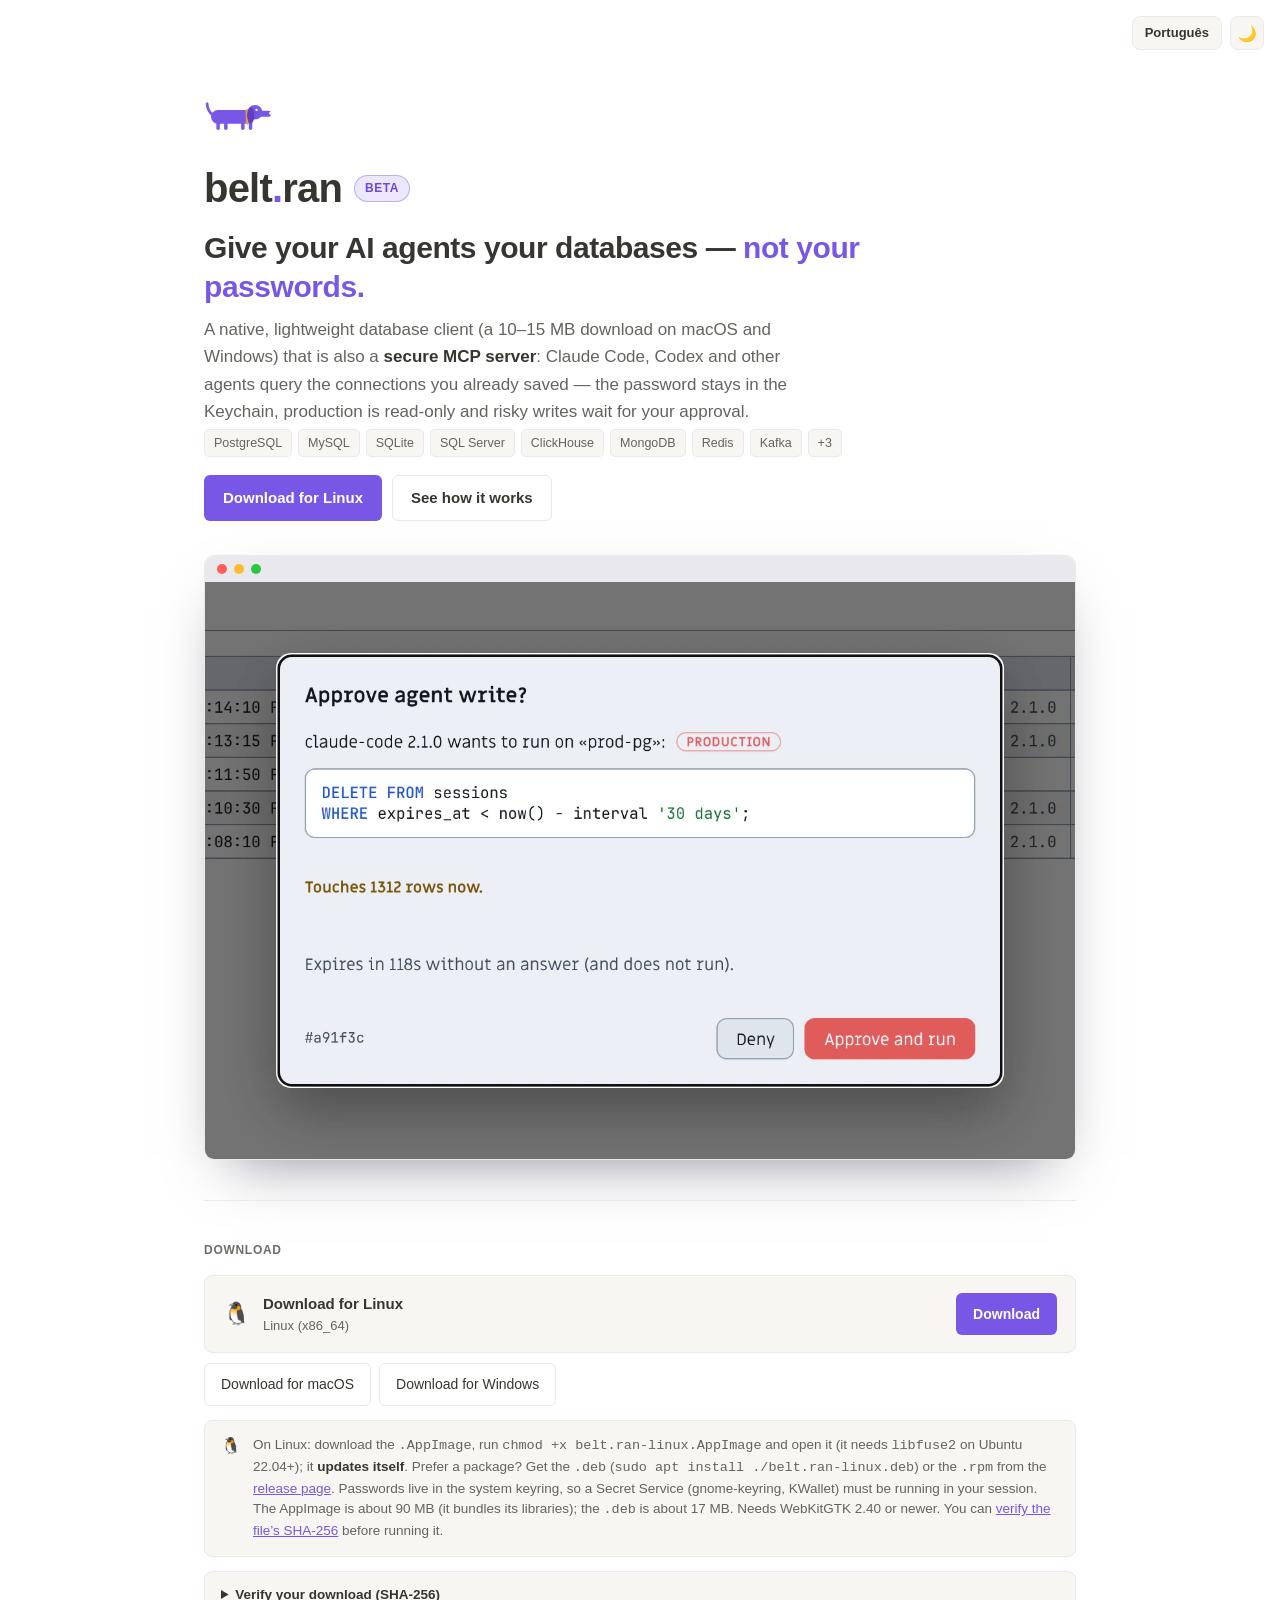
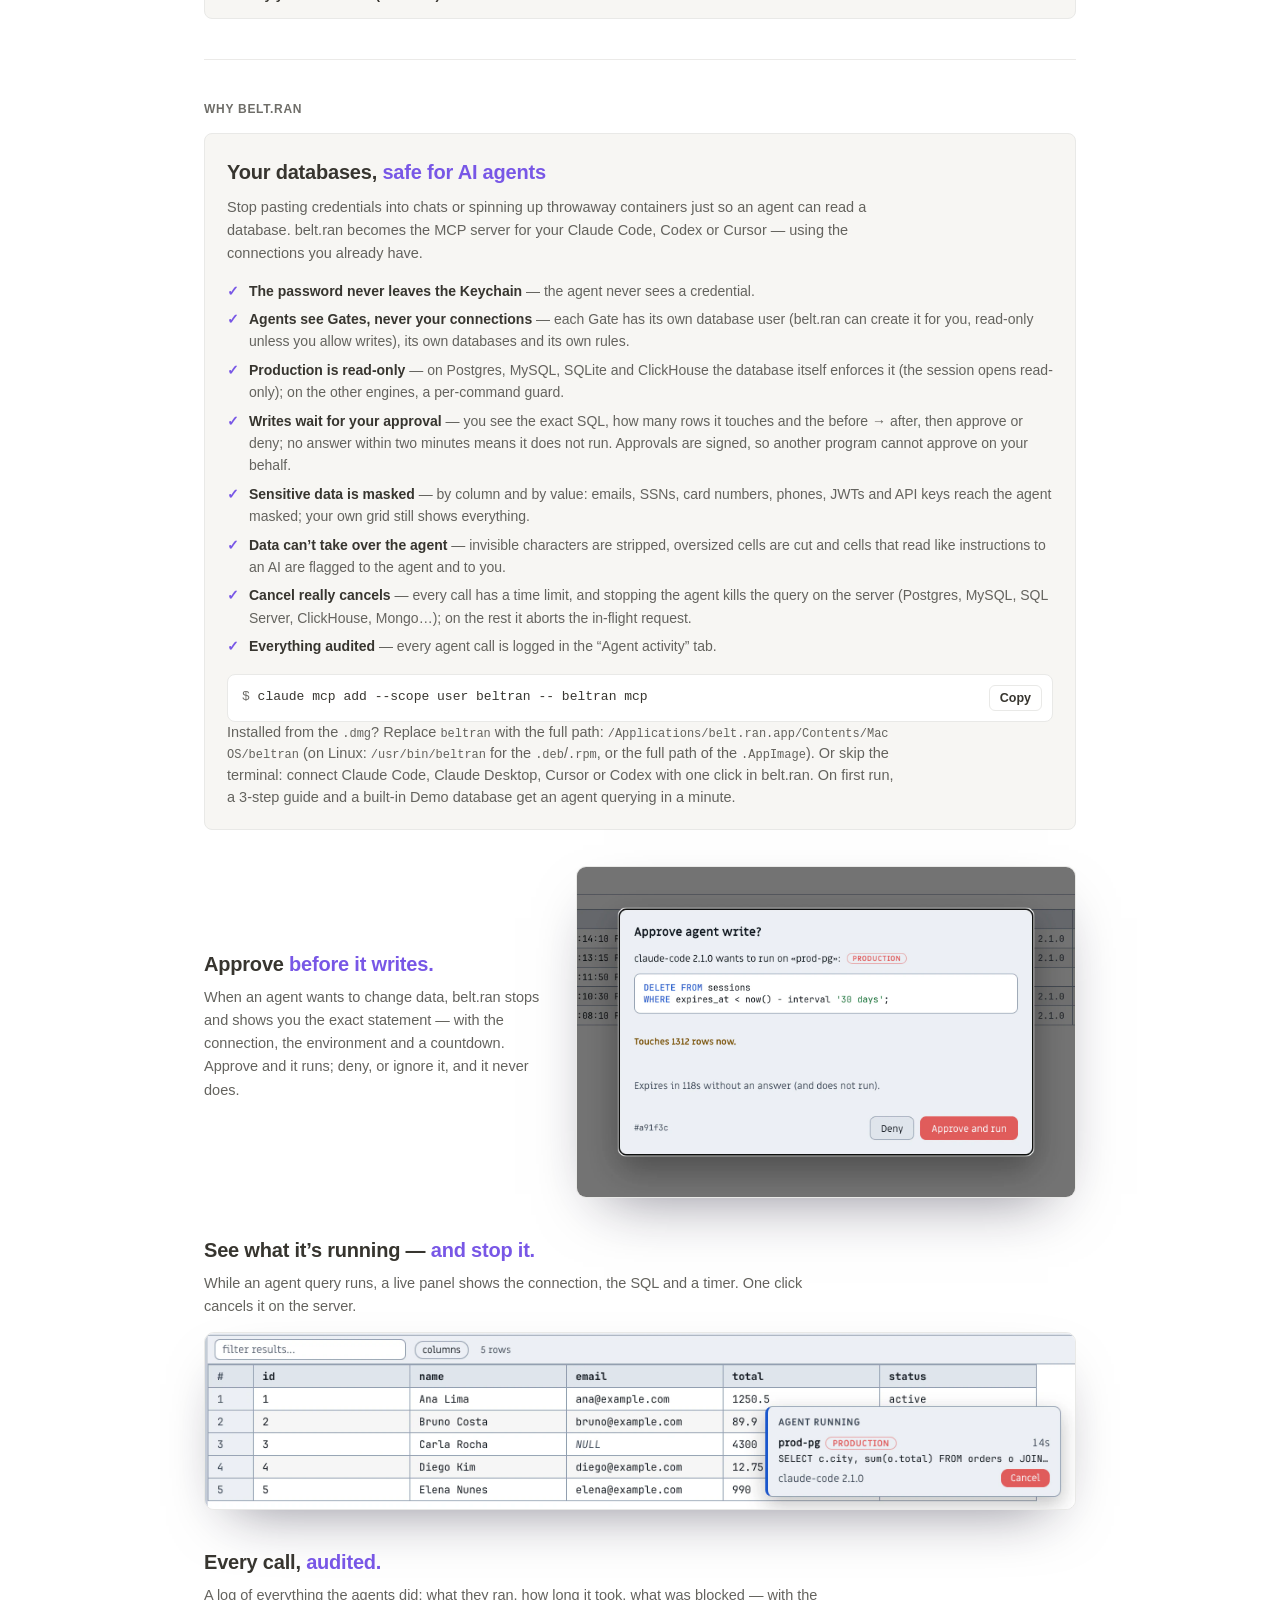
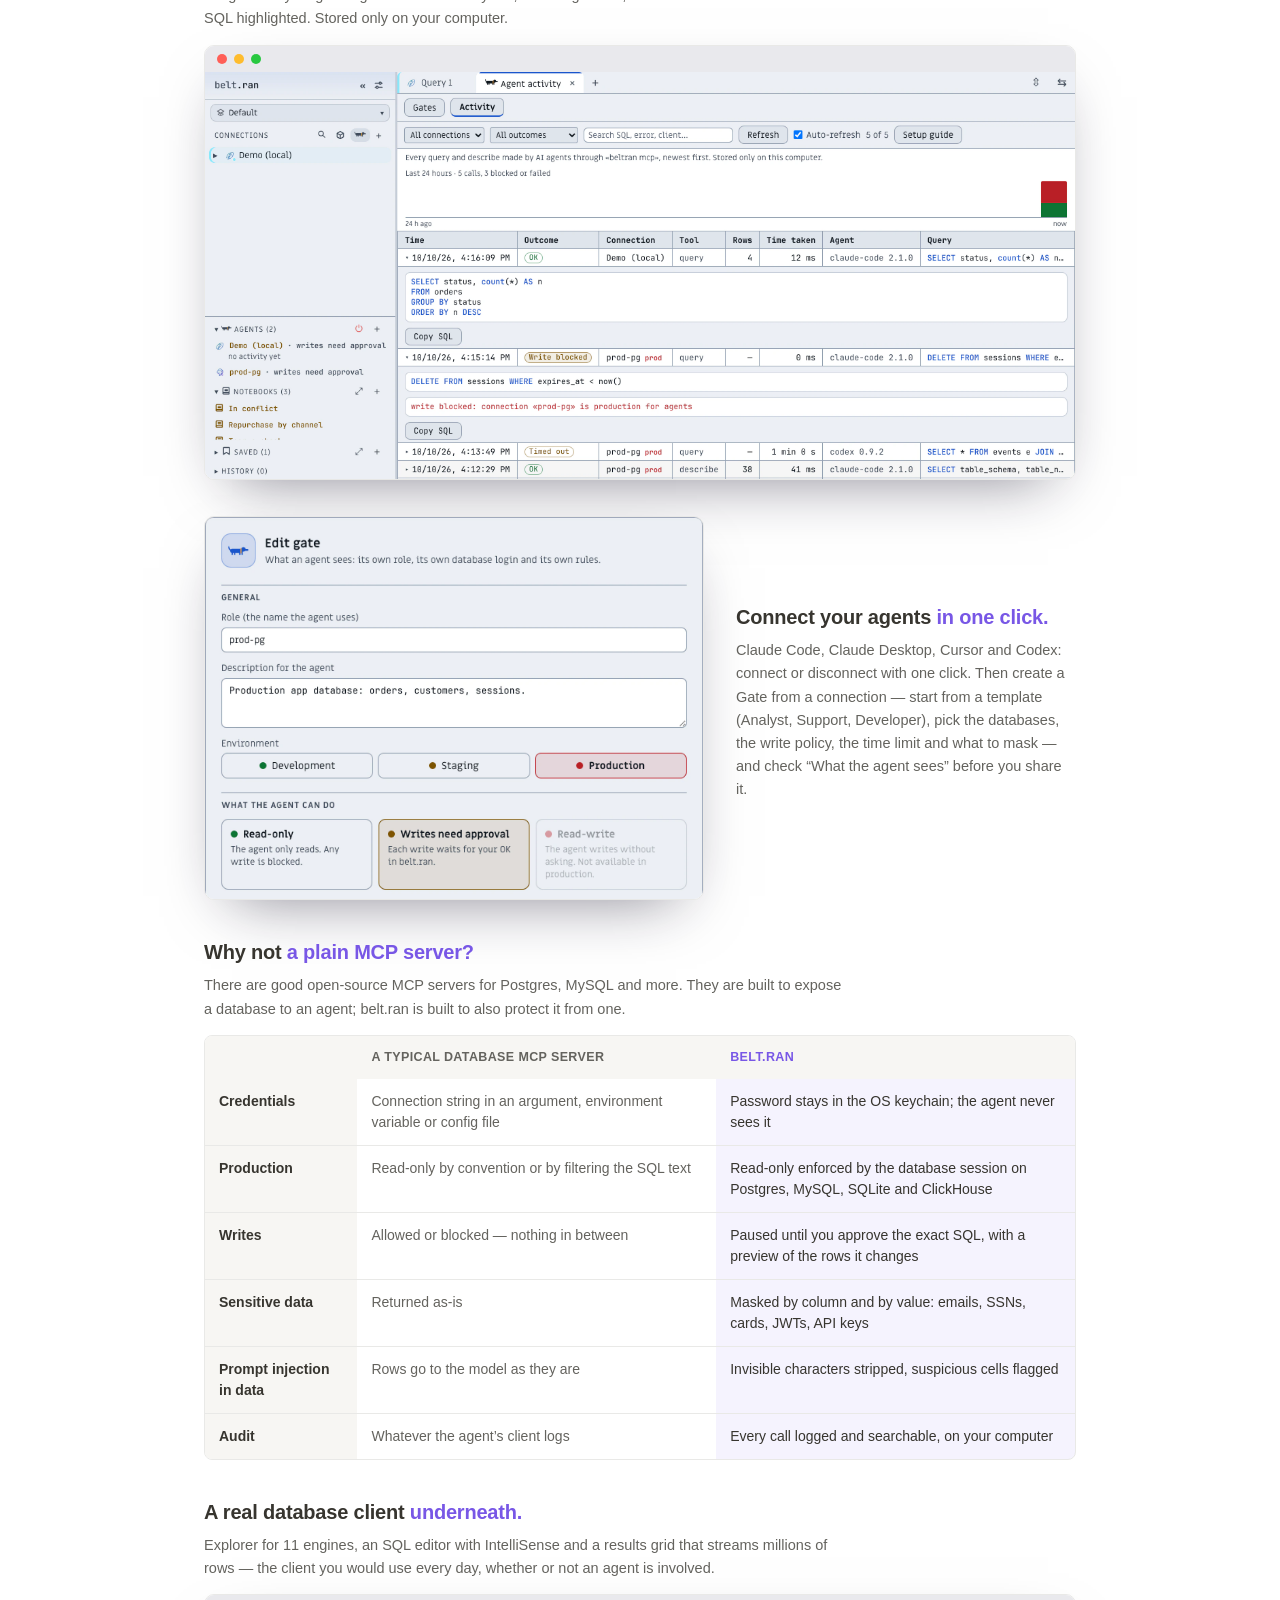
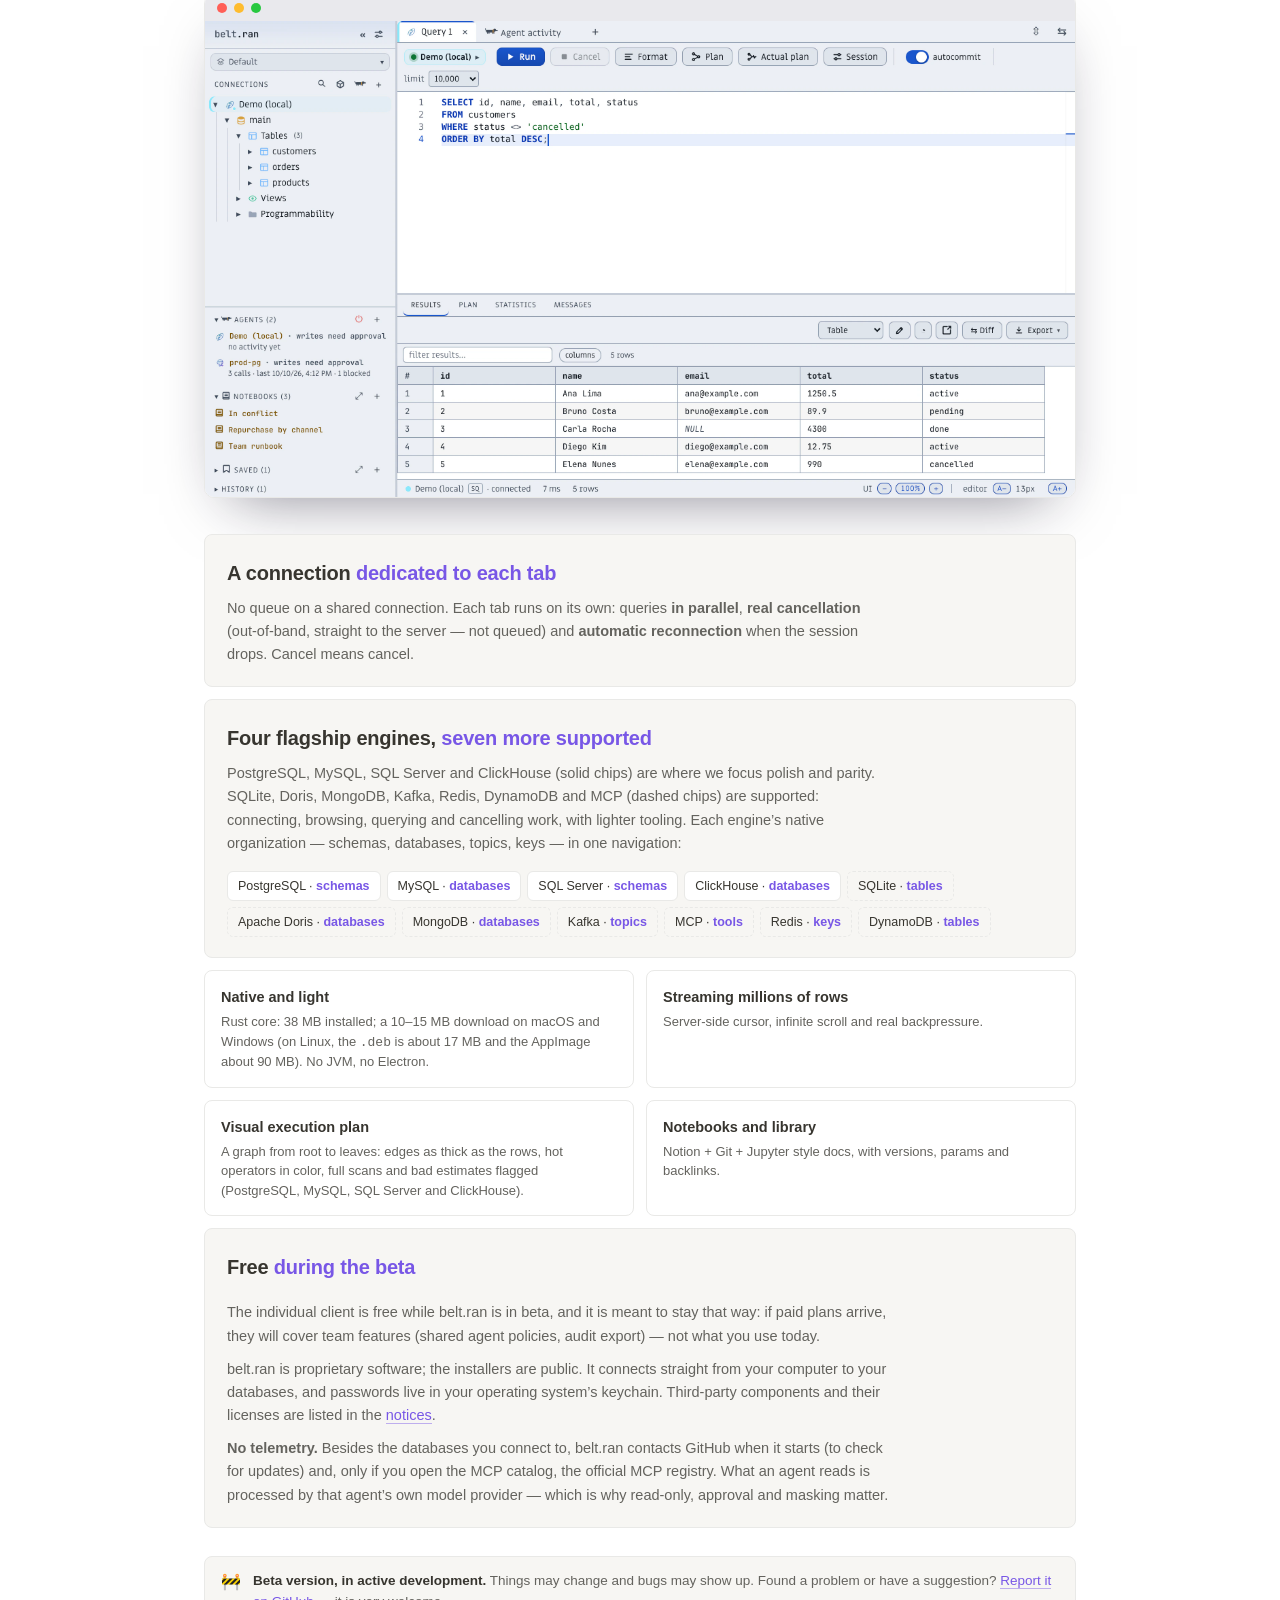
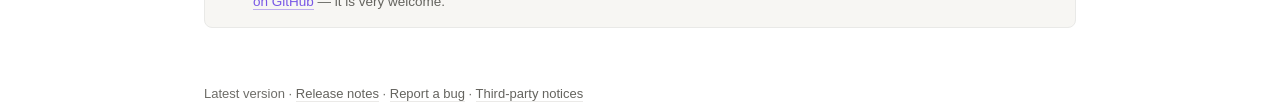
<file: index.html>
<!DOCTYPE html>
<html lang="en" data-theme="light">
<head>
<meta charset="utf-8" />
<script>
  // Aplica o tema salvo antes do render (evita flash). Padrão: claro.
  try { document.documentElement.setAttribute("data-theme", localStorage.getItem("beltran.site.theme") || "light"); } catch (e) {}
</script>
<meta name="viewport" content="width=device-width, initial-scale=1" />
<title>belt.ran — Give your AI agents your databases, not your passwords</title>
<meta name="description" content="Native database client and secure MCP server. AI agents use your saved connections: passwords stay in the Keychain, production is read-only, writes need your OK." />
<link rel="canonical" href="https://belt-ran.com/" />
<link rel="alternate" hreflang="en" href="https://belt-ran.com/" />
<link rel="alternate" hreflang="pt-BR" href="https://belt-ran.com/pt/" />
<link rel="alternate" hreflang="x-default" href="https://belt-ran.com/" />
<meta name="theme-color" content="#7857e6" />
<link rel="icon" href="/favicon.svg" type="image/svg+xml" />
<link rel="icon" href="/favicon.ico" sizes="48x48" />
<link rel="apple-touch-icon" href="/apple-touch-icon.png" />
<meta property="og:type" content="website" />
<meta property="og:site_name" content="belt.ran" />
<meta property="og:title" content="belt.ran — Give your AI agents your databases, not your passwords" />
<meta property="og:description" content="Native database client and secure MCP server. AI agents use your saved connections: passwords stay in the Keychain, production is read-only, writes need your OK." />
<meta property="og:url" content="https://belt-ran.com/" />
<meta property="og:locale" content="en_US" />
<meta property="og:image" content="https://belt-ran.com/assets/og-en.png" />
<meta property="og:image:width" content="1200" />
<meta property="og:image:height" content="630" />
<meta property="og:image:alt" content="belt.ran: give your AI agents your databases, not your passwords" />
<meta name="twitter:card" content="summary_large_image" />
<meta name="twitter:title" content="belt.ran — Give your AI agents your databases, not your passwords" />
<meta name="twitter:description" content="Native database client and secure MCP server. AI agents use your saved connections: passwords stay in the Keychain, production is read-only, writes need your OK." />
<meta name="twitter:image" content="https://belt-ran.com/assets/og-en.png" />
<link rel="stylesheet" href="assets/site.css" />
</head>
<body>
  <div class="top-actions">
    <a class="lang-link" href="pt/" hreflang="pt" data-setlang="pt">Português</a>
    <button class="theme-toggle" id="themeBtn" aria-label="Toggle light/dark theme" title="Toggle theme">🌙</button>
  </div>
  <main class="page">
    <div class="icon">
      <svg viewBox="0 0 176 104" role="img" aria-label="belt.ran">
        <path d="M24 50 Q9 40 8 20" fill="none" stroke="var(--dog)" stroke-width="7" stroke-linecap="round"/>
        <rect x="32" y="62" width="9" height="26" rx="4.5" fill="var(--dog)"/>
        <rect x="52" y="62" width="9" height="26" rx="4.5" fill="var(--dog)"/>
        <rect x="96" y="62" width="9" height="26" rx="4.5" fill="var(--dog)"/>
        <rect x="116" y="62" width="9" height="26" rx="4.5" fill="var(--dog)"/>
        <rect x="18" y="36" width="112" height="36" rx="18" fill="var(--dog)"/>
        <circle cx="132" cy="42" r="19" fill="var(--dog)"/>
        <rect x="140" y="38" width="34" height="16" rx="8" fill="var(--dog)"/>
        <rect x="108" y="34" width="7" height="40" rx="3" fill="var(--collar)"/>
        <ellipse cx="121" cy="50" rx="9.5" ry="21" fill="var(--dog-dark)"/>
        <circle cx="172" cy="45" r="3.6" fill="var(--bg)"/>
        <circle cx="136" cy="36" r="3" fill="var(--bg)"/>
      </svg>
    </div>
    <div class="title-row">
      <h1>belt<span class="dot">.</span>ran</h1>
      <span class="beta">beta</span>
    </div>
    <p class="headline">Give your AI agents your databases — <span class="accent">not your passwords.</span></p>
    <p class="lede">A native, lightweight database client (a 10–15&nbsp;MB download on macOS and Windows) that is also a <b>secure MCP server</b>: Claude Code, Codex and other agents query the connections you already saved — the password stays in the Keychain, production is read-only and risky writes wait for your approval.</p>
    <div class="caps">
      <span class="cap">PostgreSQL</span><span class="cap">MySQL</span><span class="cap">SQLite</span>
      <span class="cap">SQL Server</span><span class="cap">ClickHouse</span><span class="cap">MongoDB</span>
      <span class="cap">Redis</span><span class="cap">Kafka</span><span class="cap">+3</span>
    </div>
    <div class="cta">
      <a class="btn" id="heroDl" href="#download">Download</a>
      <a class="btn secondary" href="#agents">See how it works</a>
    </div>

    <figure class="shot win hero-shot">
      <div class="bar" aria-hidden="true"><i></i><i></i><i></i></div>
      <picture class="on-light"><source media="(max-width: 600px)" srcset="assets/img/en/approval-light.webp" width="672" height="446" /><img src="assets/img/en/hero-light.webp" alt="belt.ran with an agent’s write request waiting for approval: “Approve agent write?” showing a DELETE on prod-pg, with Deny and Approve and run buttons, over the SQL editor and results grid" width="1280" height="700" fetchpriority="high" /></picture><picture class="on-dark"><source media="(max-width: 600px)" srcset="assets/img/en/approval.webp" width="672" height="446" /><img src="assets/img/en/hero.webp" alt="belt.ran with an agent’s write request waiting for approval: “Approve agent write?” showing a DELETE on prod-pg, with Deny and Approve and run buttons, over the SQL editor and results grid" width="1280" height="700" loading="lazy" decoding="async" /></picture>
    </figure>

    <hr class="rule" />

    <p class="section-label" id="download">Download</p>
    <div class="dl">
      <div class="dl-primary">
        <span class="ic" id="pIc">🖥️</span>
        <span class="txt">
          <div class="t" id="pLabel">Detecting…</div>
          <div class="s" id="pSub">Recommended for your system</div>
        </span>
        <a class="btn" id="pBtn" href="#">Download</a>
      </div>
      <div class="others" id="others"></div>
    </div>

    <div id="brewBox" style="display:none">
      <p class="cmd-label">Or with Homebrew:</p>
      <div class="cmd">
        <code><span class="pr">$ </span>brew install --cask rafaeld-b/beltran/beltran</code>
        <button class="btn secondary copy" data-copy="brew install --cask rafaeld-b/beltran/beltran">Copy</button>
      </div>
    </div>

    <div class="callout" id="macNote" style="display:none">
      <span class="c-ic">🍎</span>
      <span>On macOS: open the <code>.dmg</code> and drag belt.ran to <b>Applications</b>. The app is <b>signed and notarized by Apple</b> — it opens with a double click, no warnings.</span>
    </div>

    <div class="callout" id="linuxNote" style="display:none">
      <span class="c-ic">🐧</span>
      <span>On Linux: download the <code>.AppImage</code>, run <code>chmod +x belt.ran-linux.AppImage</code> and open it (it needs <code>libfuse2</code> on Ubuntu 22.04+); it <b>updates itself</b>. Prefer a package? Get the <code>.deb</code> (<code>sudo apt install ./belt.ran-linux.deb</code>) or the <code>.rpm</code> from the <a href="https://github.com/RafaelD-B/belt.ran-dist/releases/latest" target="_blank" rel="noopener">release page</a>. Passwords live in the system keyring, so a Secret Service (gnome-keyring, KWallet) must be running in your session. The AppImage is about 90&nbsp;MB (it bundles its libraries); the <code>.deb</code> is about 17&nbsp;MB. Needs WebKitGTK 2.40 or newer. You can <a href="#verify">verify the file’s SHA-256</a> before running it.</span>
    </div>

    <div class="callout" id="winNote" style="display:none">
      <span class="c-ic">⊞</span>
      <span>On Windows: the installer is <b>not code-signed yet</b>, so SmartScreen may warn you the first time — choose <b>More info → Run anyway</b>. Updates inside the app are verified with a separate signature. You can <a href="#verify">verify the file’s SHA-256</a> before running it.</span>
    </div>

    <details class="verify" id="verify">
      <summary>Verify your download (SHA-256)</summary>
      <p>Every release publishes a <a href="https://github.com/RafaelD-B/belt.ran-dist/releases/latest/download/SHA256SUMS.txt" target="_blank" rel="noopener">SHA256SUMS.txt</a> file. Compare the hash of the file you downloaded with its line in that file. It matters most on Windows and Linux, where the installers are not code-signed.</p>
      <pre><code><span class="pr"># macOS / Linux</span>
shasum -a 256 belt.ran-macos.dmg
sha256sum belt.ran-linux.AppImage
<span class="pr"># Windows (PowerShell)</span>
Get-FileHash .\belt.ran-windows-setup.exe -Algorithm SHA256</code></pre>
    </details>

    <hr class="rule" />
    <p class="section-label">Why belt.ran</p>

    <div class="feat-hero" id="agents">
      <h3>Your databases, <span class="accent">safe for AI agents</span></h3>
      <p>Stop pasting credentials into chats or spinning up throwaway containers just so an agent can read a database. belt.ran becomes the MCP server for your Claude Code, Codex or Cursor — using the connections you already have.</p>
      <ul class="checks">
        <li><b>The password never leaves the Keychain</b> — the agent never sees a credential.</li>
        <li><b>Agents see Gates, never your connections</b> — each Gate has its own database user (belt.ran can create it for you, read-only unless you allow writes), its own databases and its own rules.</li>
        <li><b>Production is read-only</b> — on Postgres, MySQL, SQLite and ClickHouse the database itself enforces it (the session opens read-only); on the other engines, a per-command guard.</li>
        <li><b>Writes wait for your approval</b> — you see the exact SQL, how many rows it touches and the before → after, then approve or deny; no answer within two minutes means it does not run. Approvals are signed, so another program cannot approve on your behalf.</li>
        <li><b>Sensitive data is masked</b> — by column and by value: emails, SSNs, card numbers, phones, JWTs and API keys reach the agent masked; your own grid still shows everything.</li>
        <li><b>Data can’t take over the agent</b> — invisible characters are stripped, oversized cells are cut and cells that read like instructions to an AI are flagged to the agent and to you.</li>
        <li><b>Cancel really cancels</b> — every call has a time limit, and stopping the agent kills the query on the server (Postgres, MySQL, SQL Server, ClickHouse, Mongo…); on the rest it aborts the in-flight request.</li>
        <li><b>Everything audited</b> — every agent call is logged in the “Agent activity” tab.</li>
      </ul>
      <div class="cmd">
        <code><span class="pr">$ </span>claude mcp add --scope user beltran -- beltran mcp</code>
        <button class="btn secondary copy" data-copy="claude mcp add --scope user beltran -- beltran mcp">Copy</button>
      </div>
      <p class="cmd-note">Installed from the <code>.dmg</code>? Replace <code>beltran</code> with the full path: <code>/Applications/belt.ran.app/Contents/MacOS/beltran</code> (on Linux: <code>/usr/bin/beltran</code> for the <code>.deb</code>/<code>.rpm</code>, or the full path of the <code>.AppImage</code>). Or skip the terminal: connect Claude Code, Claude Desktop, Cursor or Codex with one click in belt.ran. On first run, a 3-step guide and a built-in Demo database get an agent querying in a minute.</p>
    </div>

    <section class="tour tour-split">
      <div>
        <h3>Approve <span class="accent">before it writes.</span></h3>
        <p>When an agent wants to change data, belt.ran stops and shows you the exact statement — with the connection, the environment and a countdown. Approve and it runs; deny, or ignore it, and it never does.</p>
      </div>
      <figure class="shot"><img class="on-light" src="assets/img/en/approval-light.webp" alt="Approval dialog: Claude Code wants to run a DELETE on prod-pg, production, with Deny and Approve and run buttons" width="672" height="446" loading="lazy" decoding="async" /><img class="on-dark" src="assets/img/en/approval.webp" alt="Approval dialog: Claude Code wants to run a DELETE on prod-pg, production, with Deny and Approve and run buttons" width="672" height="446" loading="lazy" decoding="async" /></figure>
    </section>

    <section class="tour">
      <h3>See what it’s running — <span class="accent">and stop it.</span></h3>
      <p>While an agent query runs, a live panel shows the connection, the SQL and a timer. One click cancels it on the server.</p>
      <figure class="shot"><img class="on-light" src="assets/img/en/live-light.webp" alt="“Agent running” panel over the results grid, showing the production connection, the SQL, a timer and a Cancel button" width="1000" height="202" loading="lazy" decoding="async" /><img class="on-dark" src="assets/img/en/live.webp" alt="“Agent running” panel over the results grid, showing the production connection, the SQL, a timer and a Cancel button" width="1000" height="202" loading="lazy" decoding="async" /></figure>
    </section>

    <section class="tour">
      <h3>Every call, <span class="accent">audited.</span></h3>
      <p>A log of everything the agents did: what they ran, how long it took, what was blocked — with the SQL highlighted. Stored only on your computer.</p>
      <figure class="shot win"><div class="bar" aria-hidden="true"><i></i><i></i><i></i></div><img class="on-light" src="assets/img/en/activity-light.webp" alt="Agent activity log: queries from Claude Code and Codex with outcomes OK, write blocked, timed out and error" width="1280" height="600" loading="lazy" decoding="async" /><img class="on-dark" src="assets/img/en/activity.webp" alt="Agent activity log: queries from Claude Code and Codex with outcomes OK, write blocked, timed out and error" width="1280" height="600" loading="lazy" decoding="async" /></figure>
    </section>

    <section class="tour tour-split rev">
      <div>
        <h3>Connect your agents <span class="accent">in one click.</span></h3>
        <p>Claude Code, Claude Desktop, Cursor and Codex: connect or disconnect with one click. Then create a Gate from a connection — start from a template (Analyst, Support, Developer), pick the databases, the write policy, the time limit and what to mask — and check “What the agent sees” before you share it.</p>
      </div>
      <figure class="shot"><img class="on-light" src="assets/img/en/access-light.webp" alt="Editing the prod-pg Gate: the role and description the agent sees, the Production environment, and the write policy set to Writes need approval" width="640" height="491" loading="lazy" decoding="async" /><img class="on-dark" src="assets/img/en/access.webp" alt="Editing the prod-pg Gate: the role and description the agent sees, the Production environment, and the write policy set to Writes need approval" width="640" height="491" loading="lazy" decoding="async" /></figure>
    </section>

    <section class="tour">
      <h3>Why not <span class="accent">a plain MCP server?</span></h3>
      <p>There are good open-source MCP servers for Postgres, MySQL and more. They are built to expose a database to an agent; belt.ran is built to also protect it from one.</p>
      <table class="vs">
        <thead><tr><th scope="col"><span class="sr-only">Topic</span></th><th scope="col">A typical database MCP server</th><th scope="col" class="us">belt.ran</th></tr></thead>
        <tbody>
          <tr><th scope="row">Credentials</th><td data-label="A typical database MCP server">Connection string in an argument, environment variable or config file</td><td class="us" data-label="belt.ran">Password stays in the OS keychain; the agent never sees it</td></tr>
          <tr><th scope="row">Production</th><td data-label="A typical database MCP server">Read-only by convention or by filtering the SQL text</td><td class="us" data-label="belt.ran">Read-only enforced by the database session on Postgres, MySQL, SQLite and ClickHouse</td></tr>
          <tr><th scope="row">Writes</th><td data-label="A typical database MCP server">Allowed or blocked — nothing in between</td><td class="us" data-label="belt.ran">Paused until you approve the exact SQL, with a preview of the rows it changes</td></tr>
          <tr><th scope="row">Sensitive data</th><td data-label="A typical database MCP server">Returned as-is</td><td class="us" data-label="belt.ran">Masked by column and by value: emails, SSNs, cards, JWTs, API keys</td></tr>
          <tr><th scope="row">Prompt injection in data</th><td data-label="A typical database MCP server">Rows go to the model as they are</td><td class="us" data-label="belt.ran">Invisible characters stripped, suspicious cells flagged</td></tr>
          <tr><th scope="row">Audit</th><td data-label="A typical database MCP server">Whatever the agent’s client logs</td><td class="us" data-label="belt.ran">Every call logged and searchable, on your computer</td></tr>
        </tbody>
      </table>
    </section>

    <section class="tour">
      <h3>A real database client <span class="accent">underneath.</span></h3>
      <p>Explorer for 11 engines, an SQL editor with IntelliSense and a results grid that streams millions of rows — the client you would use every day, whether or not an agent is involved.</p>
      <figure class="shot win"><div class="bar" aria-hidden="true"><i></i><i></i><i></i></div><img class="on-light" src="assets/img/en/app-light.webp" alt="belt.ran main window: connection explorer, SQL editor with syntax highlighting and a results grid" width="1280" height="700" loading="lazy" decoding="async" /><img class="on-dark" src="assets/img/en/app.webp" alt="belt.ran main window: connection explorer, SQL editor with syntax highlighting and a results grid" width="1280" height="700" loading="lazy" decoding="async" /></figure>
    </section>

    <div class="feat-hero" style="margin-top:36px">
      <h3>A connection <span class="accent">dedicated to each tab</span></h3>
      <p>No queue on a shared connection. Each tab runs on its own: queries <b>in parallel</b>, <b>real cancellation</b> (out-of-band, straight to the server — not queued) and <b>automatic reconnection</b> when the session drops. Cancel means cancel.</p>
    </div>

    <div class="feat-hero" style="margin-top:12px">
      <h3>Four flagship engines, <span class="accent">seven more supported</span></h3>
      <p>PostgreSQL, MySQL, SQL Server and ClickHouse (solid chips) are where we focus polish and parity. SQLite, Doris, MongoDB, Kafka, Redis, DynamoDB and MCP (dashed chips) are supported: connecting, browsing, querying and cancelling work, with lighter tooling. Each engine’s native organization — schemas, databases, topics, keys — in one navigation:</p>
      <div class="ns-map">
        <span>PostgreSQL · <b>schemas</b></span>
        <span>MySQL · <b>databases</b></span>
        <span>SQL Server · <b>schemas</b></span>
        <span>ClickHouse · <b>databases</b></span>
        <span class="sup">SQLite · <b>tables</b></span>
        <span class="sup">Apache Doris · <b>databases</b></span>
        <span class="sup">MongoDB · <b>databases</b></span>
        <span class="sup">Kafka · <b>topics</b></span>
        <span class="sup">MCP · <b>tools</b></span>
        <span class="sup">Redis · <b>keys</b></span>
        <span class="sup">DynamoDB · <b>tables</b></span>
      </div>
    </div>

    <div class="feat-grid">
      <div class="feat"><b>Native and light</b><p>Rust core: 38&nbsp;MB installed; a 10–15&nbsp;MB download on macOS and Windows (on Linux, the <code>.deb</code> is about 17&nbsp;MB and the AppImage about 90&nbsp;MB). No JVM, no Electron.</p></div>
      <div class="feat"><b>Streaming millions of rows</b><p>Server-side cursor, infinite scroll and real backpressure.</p></div>
      <div class="feat"><b>Visual execution plan</b><p>A graph from root to leaves: edges as thick as the rows, hot operators in color, full scans and bad estimates flagged (PostgreSQL, MySQL, SQL Server and ClickHouse).</p></div>
      <div class="feat"><b>Notebooks and library</b><p>Notion + Git + Jupyter style docs, with versions, params and backlinks.</p></div>
    </div>

    <div class="feat-hero price" style="margin-top:12px">
      <h3>Free <span class="accent">during the beta</span></h3>
      <p>The individual client is free while belt.ran is in beta, and it is meant to stay that way: if paid plans arrive, they will cover team features (shared agent policies, audit export) — not what you use today.</p>
      <p>belt.ran is proprietary software; the installers are public. It connects straight from your computer to your databases, and passwords live in your operating system’s keychain. Third-party components and their licenses are listed in the <a href="https://github.com/RafaelD-B/belt.ran-dist/releases/latest/download/THIRD-PARTY-NOTICES.md" target="_blank" rel="noopener">notices</a>.</p>
      <p><b>No telemetry.</b> Besides the databases you connect to, belt.ran contacts GitHub when it starts (to check for updates) and, only if you open the MCP catalog, the official MCP registry. What an agent reads is processed by that agent’s own model provider — which is why read-only, approval and masking matter.</p>
    </div>

    <div class="callout beta-note">
      <span class="c-ic">🚧</span>
      <span><b>Beta version, in active development.</b> Things may change and bugs may show up. Found a problem or have a suggestion? <a href="https://github.com/RafaelD-B/belt.ran-dist/issues/new" target="_blank" rel="noopener">Report it on GitHub</a> — it is very welcome.</span>
    </div>

    <footer>
      <span id="version">Latest version</span> ·
      <a id="changelog" href="https://github.com/RafaelD-B/belt.ran-dist/releases">Release notes</a> ·
      <a href="https://github.com/RafaelD-B/belt.ran-dist/issues" target="_blank" rel="noopener">Report a bug</a> ·
      <a href="https://github.com/RafaelD-B/belt.ran-dist/releases/latest/download/THIRD-PARTY-NOTICES.md" target="_blank" rel="noopener">Third-party notices</a><br />
      <span style="color:var(--faint)">© 2026 belt.ran · proprietary software</span>
    </footer>
  </main>
<script src="assets/site.js"></script>
</body>
</html>
</file>
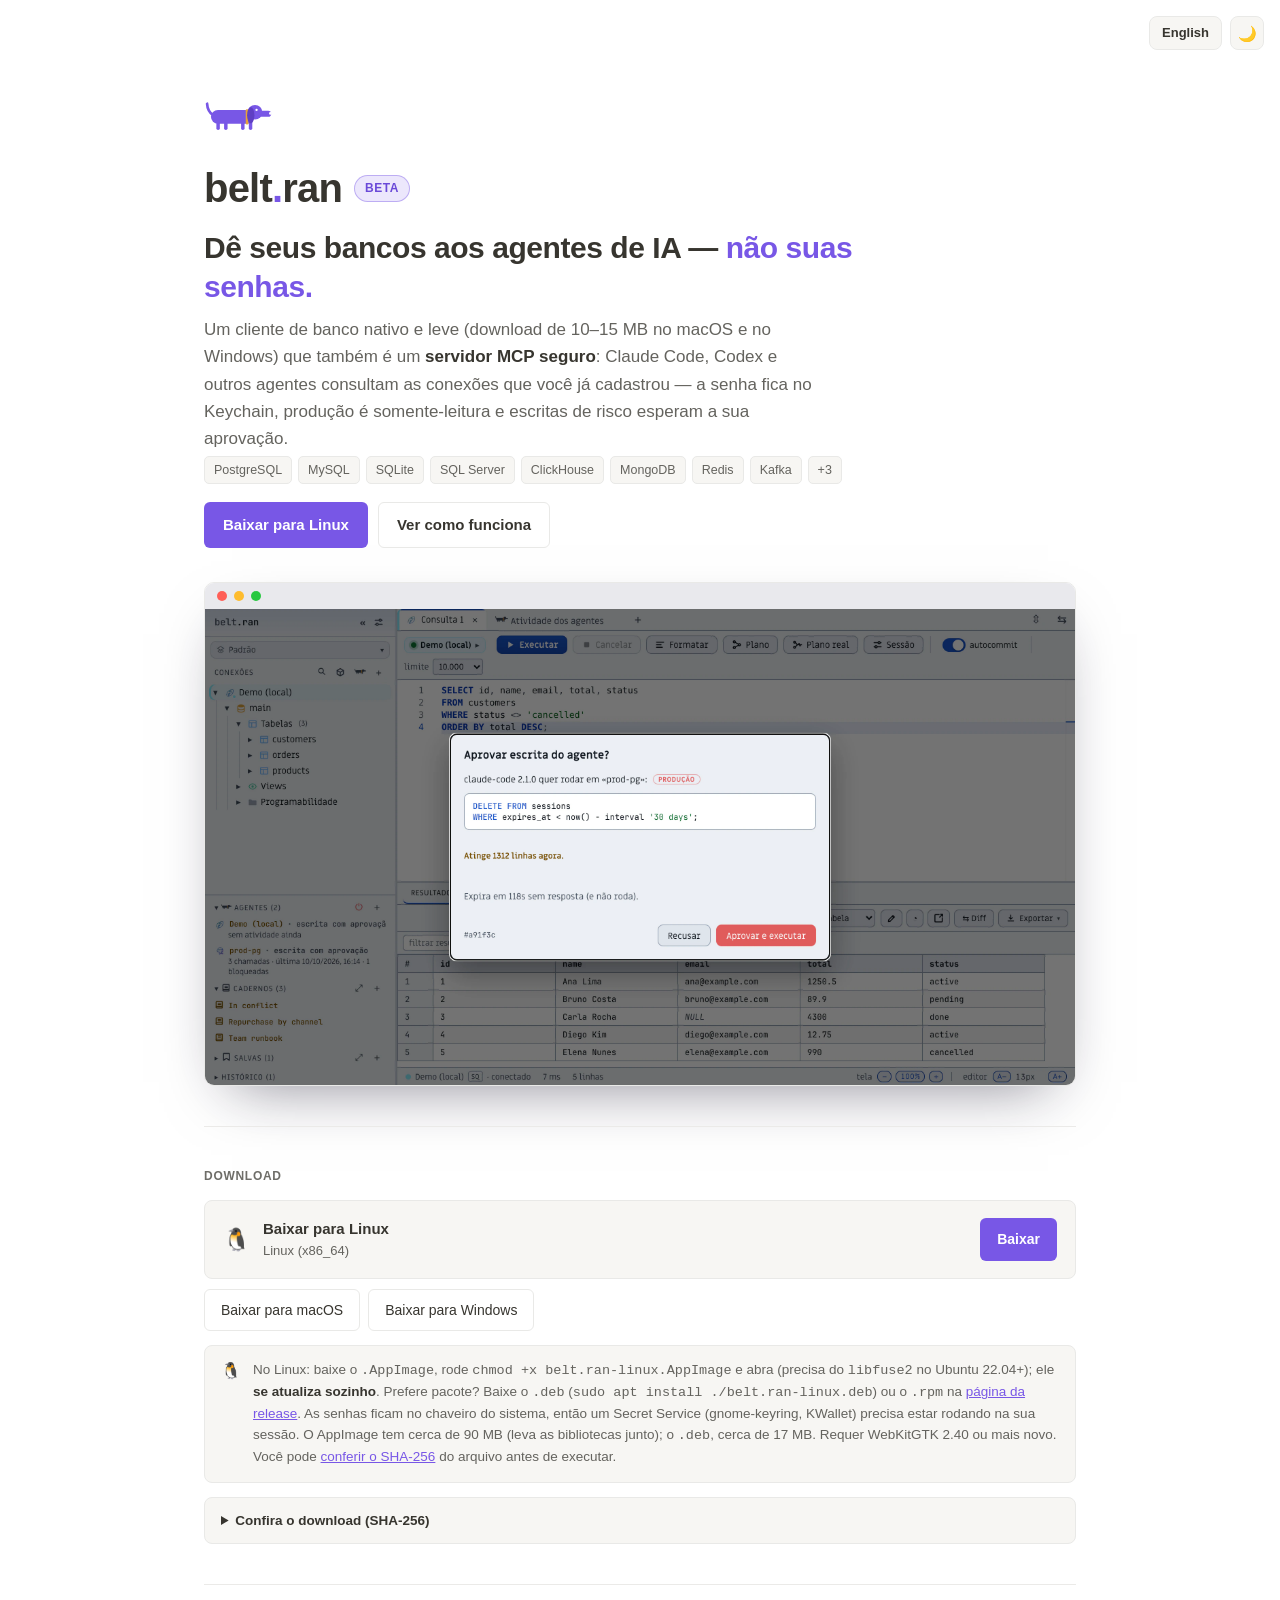
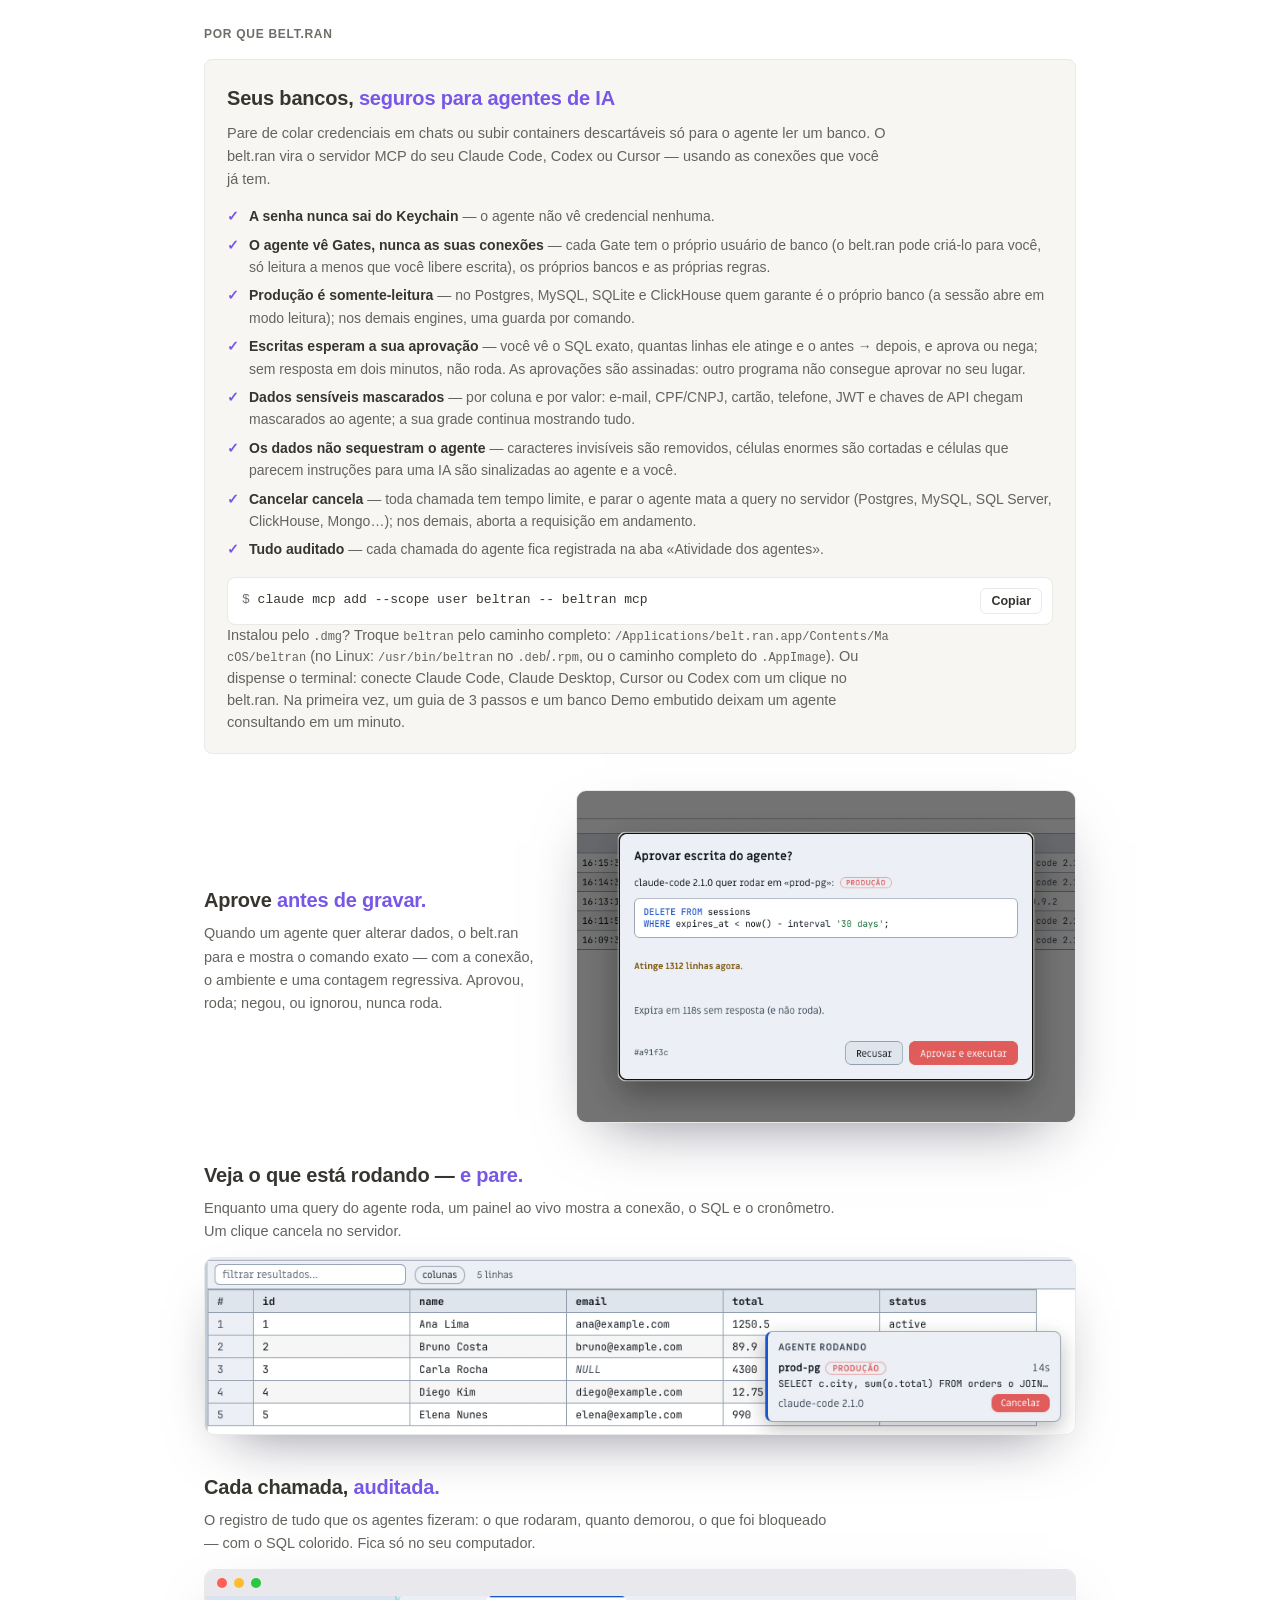
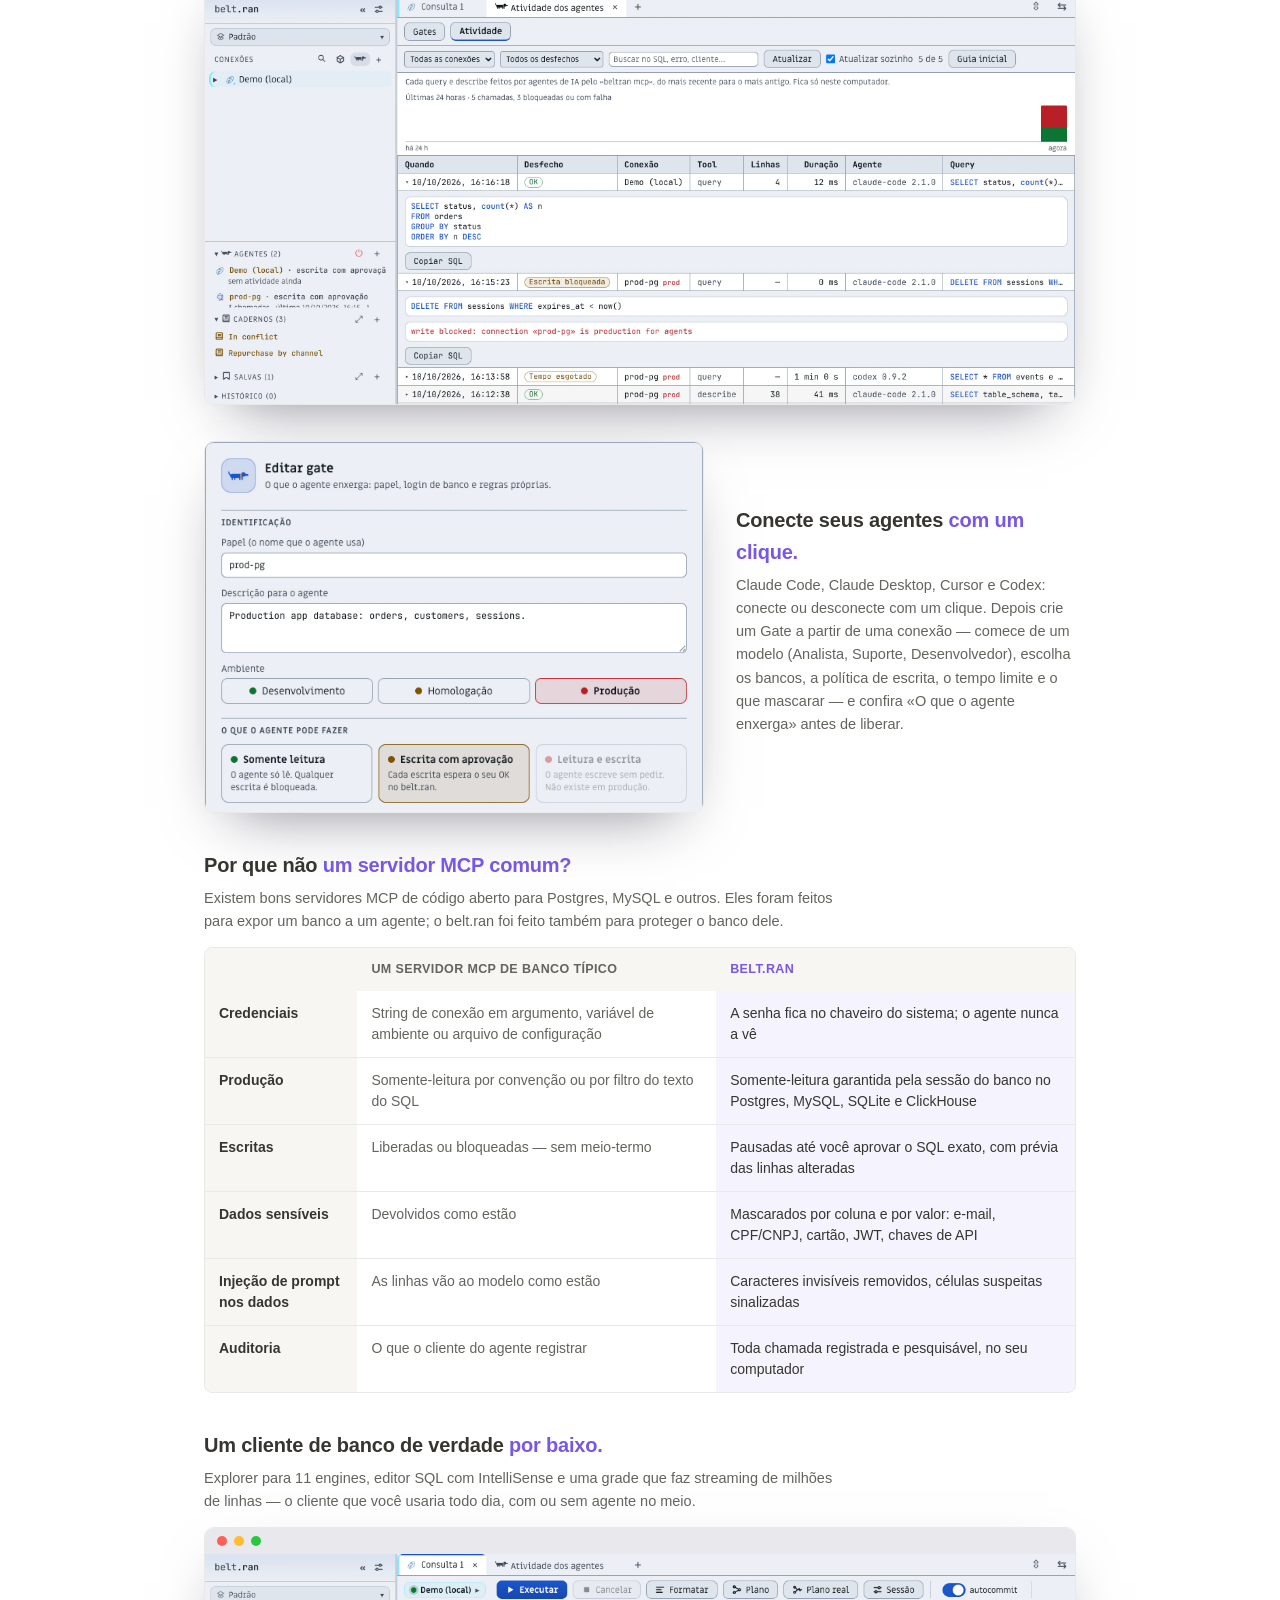
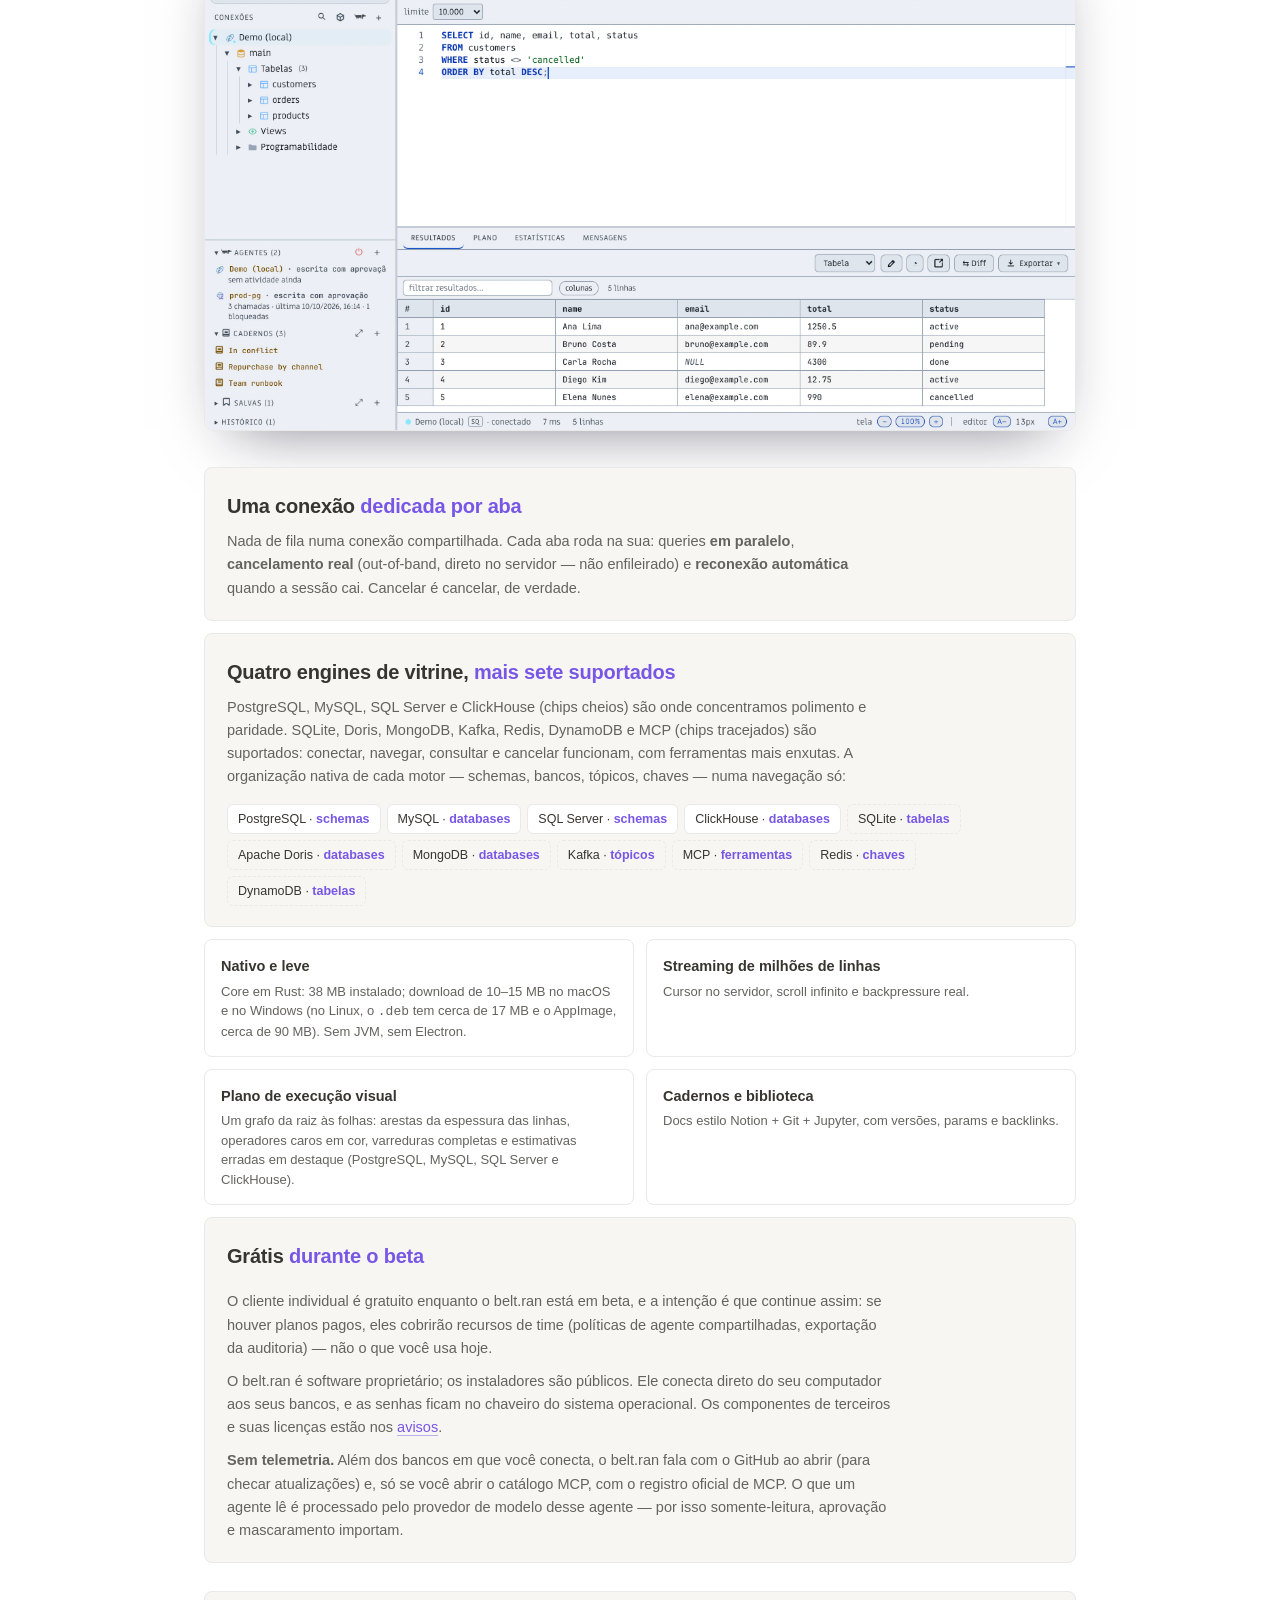
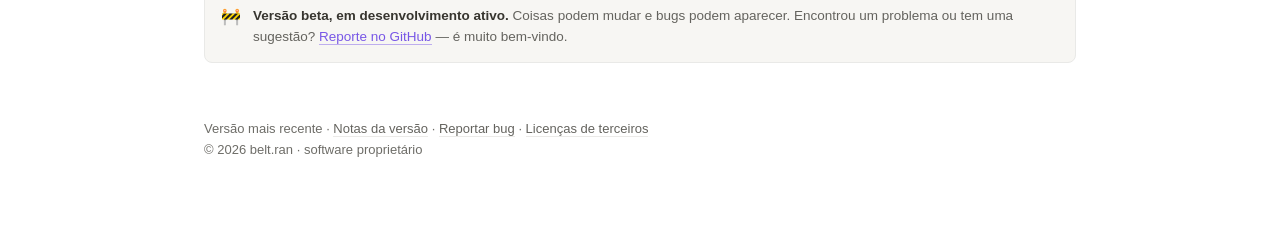
<file: pt/index.html>
<!DOCTYPE html>
<html lang="pt-BR" data-theme="light">
<head>
<meta charset="utf-8" />
<script>
  // Aplica o tema salvo antes do render (evita flash). Padrão: claro.
  try { document.documentElement.setAttribute("data-theme", localStorage.getItem("beltran.site.theme") || "light"); } catch (e) {}
</script>
<meta name="viewport" content="width=device-width, initial-scale=1" />
<title>belt.ran — Dê seus bancos aos agentes de IA, não suas senhas</title>
<meta name="description" content="Cliente de banco nativo e servidor MCP seguro. Agentes de IA usam suas conexões: a senha fica no Keychain, produção é somente-leitura e escritas pedem seu OK." />
<link rel="canonical" href="https://belt-ran.com/pt/" />
<link rel="alternate" hreflang="en" href="https://belt-ran.com/" />
<link rel="alternate" hreflang="pt-BR" href="https://belt-ran.com/pt/" />
<link rel="alternate" hreflang="x-default" href="https://belt-ran.com/" />
<meta name="theme-color" content="#7857e6" />
<link rel="icon" href="/favicon.svg" type="image/svg+xml" />
<link rel="icon" href="/favicon.ico" sizes="48x48" />
<link rel="apple-touch-icon" href="/apple-touch-icon.png" />
<meta property="og:type" content="website" />
<meta property="og:site_name" content="belt.ran" />
<meta property="og:title" content="belt.ran — Dê seus bancos aos agentes de IA, não suas senhas" />
<meta property="og:description" content="Cliente de banco nativo e servidor MCP seguro. Agentes de IA usam suas conexões: a senha fica no Keychain, produção é somente-leitura e escritas pedem seu OK." />
<meta property="og:url" content="https://belt-ran.com/pt/" />
<meta property="og:locale" content="pt_BR" />
<meta property="og:image" content="https://belt-ran.com/assets/og-pt.png" />
<meta property="og:image:width" content="1200" />
<meta property="og:image:height" content="630" />
<meta property="og:image:alt" content="belt.ran: dê seus bancos aos agentes de IA, não suas senhas" />
<meta name="twitter:card" content="summary_large_image" />
<meta name="twitter:title" content="belt.ran — Dê seus bancos aos agentes de IA, não suas senhas" />
<meta name="twitter:description" content="Cliente de banco nativo e servidor MCP seguro. Agentes de IA usam suas conexões: a senha fica no Keychain, produção é somente-leitura e escritas pedem seu OK." />
<meta name="twitter:image" content="https://belt-ran.com/assets/og-pt.png" />
<link rel="stylesheet" href="../assets/site.css" />
</head>
<body>
  <div class="top-actions">
    <a class="lang-link" href="../" hreflang="en" data-setlang="en">English</a>
    <button class="theme-toggle" id="themeBtn" aria-label="Alternar tema claro/escuro" title="Alternar tema">🌙</button>
  </div>
  <main class="page">
    <div class="icon">
      <svg viewBox="0 0 176 104" role="img" aria-label="belt.ran">
        <path d="M24 50 Q9 40 8 20" fill="none" stroke="var(--dog)" stroke-width="7" stroke-linecap="round"/>
        <rect x="32" y="62" width="9" height="26" rx="4.5" fill="var(--dog)"/>
        <rect x="52" y="62" width="9" height="26" rx="4.5" fill="var(--dog)"/>
        <rect x="96" y="62" width="9" height="26" rx="4.5" fill="var(--dog)"/>
        <rect x="116" y="62" width="9" height="26" rx="4.5" fill="var(--dog)"/>
        <rect x="18" y="36" width="112" height="36" rx="18" fill="var(--dog)"/>
        <circle cx="132" cy="42" r="19" fill="var(--dog)"/>
        <rect x="140" y="38" width="34" height="16" rx="8" fill="var(--dog)"/>
        <rect x="108" y="34" width="7" height="40" rx="3" fill="var(--collar)"/>
        <ellipse cx="121" cy="50" rx="9.5" ry="21" fill="var(--dog-dark)"/>
        <circle cx="172" cy="45" r="3.6" fill="var(--bg)"/>
        <circle cx="136" cy="36" r="3" fill="var(--bg)"/>
      </svg>
    </div>
    <div class="title-row">
      <h1>belt<span class="dot">.</span>ran</h1>
      <span class="beta">beta</span>
    </div>
    <p class="headline">Dê seus bancos aos agentes de IA — <span class="accent">não suas senhas.</span></p>
    <p class="lede">Um cliente de banco nativo e leve (download de 10–15&nbsp;MB no macOS e no Windows) que também é um <b>servidor MCP seguro</b>: Claude Code, Codex e outros agentes consultam as conexões que você já cadastrou — a senha fica no Keychain, produção é somente-leitura e escritas de risco esperam a sua aprovação.</p>
    <div class="caps">
      <span class="cap">PostgreSQL</span><span class="cap">MySQL</span><span class="cap">SQLite</span>
      <span class="cap">SQL Server</span><span class="cap">ClickHouse</span><span class="cap">MongoDB</span>
      <span class="cap">Redis</span><span class="cap">Kafka</span><span class="cap">+3</span>
    </div>
    <div class="cta">
      <a class="btn" id="heroDl" href="#download">Baixar</a>
      <a class="btn secondary" href="#agents">Ver como funciona</a>
    </div>

    <figure class="shot win hero-shot">
      <div class="bar" aria-hidden="true"><i></i><i></i><i></i></div>
      <picture class="on-light"><source media="(max-width: 600px)" srcset="../assets/img/pt/approval-light.webp" width="672" height="446" /><img src="../assets/img/pt/hero-light.webp" alt="belt.ran com um pedido de escrita de um agente esperando aprovação: «Aprovar escrita do agente?» mostrando um DELETE em prod-pg, com os botões Recusar e Aprovar e executar, sobre o editor SQL e a grade de resultados" width="1280" height="700" fetchpriority="high" /></picture><picture class="on-dark"><source media="(max-width: 600px)" srcset="../assets/img/pt/approval.webp" width="672" height="446" /><img src="../assets/img/pt/hero.webp" alt="belt.ran com um pedido de escrita de um agente esperando aprovação: «Aprovar escrita do agente?» mostrando um DELETE em prod-pg, com os botões Recusar e Aprovar e executar, sobre o editor SQL e a grade de resultados" width="1280" height="700" loading="lazy" decoding="async" /></picture>
    </figure>

    <hr class="rule" />

    <p class="section-label" id="download">Download</p>
    <div class="dl">
      <div class="dl-primary">
        <span class="ic" id="pIc">🖥️</span>
        <span class="txt">
          <div class="t" id="pLabel">Detectando…</div>
          <div class="s" id="pSub">Recomendado para o seu sistema</div>
        </span>
        <a class="btn" id="pBtn" href="#">Baixar</a>
      </div>
      <div class="others" id="others"></div>
    </div>

    <div id="brewBox" style="display:none">
      <p class="cmd-label">Ou pelo Homebrew:</p>
      <div class="cmd">
        <code><span class="pr">$ </span>brew install --cask rafaeld-b/beltran/beltran</code>
        <button class="btn secondary copy" data-copy="brew install --cask rafaeld-b/beltran/beltran">Copiar</button>
      </div>
    </div>

    <div class="callout" id="macNote" style="display:none">
      <span class="c-ic">🍎</span>
      <span>No macOS: abra o <code>.dmg</code> e arraste o belt.ran para <b>Aplicativos</b>. O app é <b>assinado e notarizado pela Apple</b> — abre com duplo clique, sem avisos.</span>
    </div>

    <div class="callout" id="linuxNote" style="display:none">
      <span class="c-ic">🐧</span>
      <span>No Linux: baixe o <code>.AppImage</code>, rode <code>chmod +x belt.ran-linux.AppImage</code> e abra (precisa do <code>libfuse2</code> no Ubuntu 22.04+); ele <b>se atualiza sozinho</b>. Prefere pacote? Baixe o <code>.deb</code> (<code>sudo apt install ./belt.ran-linux.deb</code>) ou o <code>.rpm</code> na <a href="https://github.com/RafaelD-B/belt.ran-dist/releases/latest" target="_blank" rel="noopener">página da release</a>. As senhas ficam no chaveiro do sistema, então um Secret Service (gnome-keyring, KWallet) precisa estar rodando na sua sessão. O AppImage tem cerca de 90&nbsp;MB (leva as bibliotecas junto); o <code>.deb</code>, cerca de 17&nbsp;MB. Requer WebKitGTK 2.40 ou mais novo. Você pode <a href="#verify">conferir o SHA-256</a> do arquivo antes de executar.</span>
    </div>

    <div class="callout" id="winNote" style="display:none">
      <span class="c-ic">⊞</span>
      <span>No Windows: o instalador <b>ainda não é assinado</b>, então o SmartScreen pode avisar na primeira vez — escolha <b>Mais informações → Executar assim mesmo</b>. As atualizações dentro do app são verificadas por uma assinatura própria. Você pode <a href="#verify">conferir o SHA-256</a> do arquivo antes de executar.</span>
    </div>

    <details class="verify" id="verify">
      <summary>Confira o download (SHA-256)</summary>
      <p>Cada release publica um arquivo <a href="https://github.com/RafaelD-B/belt.ran-dist/releases/latest/download/SHA256SUMS.txt" target="_blank" rel="noopener">SHA256SUMS.txt</a>. Compare o hash do arquivo que você baixou com a linha dele nesse arquivo. Importa mais no Windows e no Linux, onde os instaladores não são assinados.</p>
      <pre><code><span class="pr"># macOS / Linux</span>
shasum -a 256 belt.ran-macos.dmg
sha256sum belt.ran-linux.AppImage
<span class="pr"># Windows (PowerShell)</span>
Get-FileHash .\belt.ran-windows-setup.exe -Algorithm SHA256</code></pre>
    </details>

    <hr class="rule" />
    <p class="section-label">Por que belt.ran</p>

    <div class="feat-hero" id="agents">
      <h3>Seus bancos, <span class="accent">seguros para agentes de IA</span></h3>
      <p>Pare de colar credenciais em chats ou subir containers descartáveis só para o agente ler um banco. O belt.ran vira o servidor MCP do seu Claude Code, Codex ou Cursor — usando as conexões que você já tem.</p>
      <ul class="checks">
        <li><b>A senha nunca sai do Keychain</b> — o agente não vê credencial nenhuma.</li>
        <li><b>O agente vê Gates, nunca as suas conexões</b> — cada Gate tem o próprio usuário de banco (o belt.ran pode criá-lo para você, só leitura a menos que você libere escrita), os próprios bancos e as próprias regras.</li>
        <li><b>Produção é somente-leitura</b> — no Postgres, MySQL, SQLite e ClickHouse quem garante é o próprio banco (a sessão abre em modo leitura); nos demais engines, uma guarda por comando.</li>
        <li><b>Escritas esperam a sua aprovação</b> — você vê o SQL exato, quantas linhas ele atinge e o antes → depois, e aprova ou nega; sem resposta em dois minutos, não roda. As aprovações são assinadas: outro programa não consegue aprovar no seu lugar.</li>
        <li><b>Dados sensíveis mascarados</b> — por coluna e por valor: e-mail, CPF/CNPJ, cartão, telefone, JWT e chaves de API chegam mascarados ao agente; a sua grade continua mostrando tudo.</li>
        <li><b>Os dados não sequestram o agente</b> — caracteres invisíveis são removidos, células enormes são cortadas e células que parecem instruções para uma IA são sinalizadas ao agente e a você.</li>
        <li><b>Cancelar cancela</b> — toda chamada tem tempo limite, e parar o agente mata a query no servidor (Postgres, MySQL, SQL Server, ClickHouse, Mongo…); nos demais, aborta a requisição em andamento.</li>
        <li><b>Tudo auditado</b> — cada chamada do agente fica registrada na aba «Atividade dos agentes».</li>
      </ul>
      <div class="cmd">
        <code><span class="pr">$ </span>claude mcp add --scope user beltran -- beltran mcp</code>
        <button class="btn secondary copy" data-copy="claude mcp add --scope user beltran -- beltran mcp">Copiar</button>
      </div>
      <p class="cmd-note">Instalou pelo <code>.dmg</code>? Troque <code>beltran</code> pelo caminho completo: <code>/Applications/belt.ran.app/Contents/MacOS/beltran</code> (no Linux: <code>/usr/bin/beltran</code> no <code>.deb</code>/<code>.rpm</code>, ou o caminho completo do <code>.AppImage</code>). Ou dispense o terminal: conecte Claude Code, Claude Desktop, Cursor ou Codex com um clique no belt.ran. Na primeira vez, um guia de 3 passos e um banco Demo embutido deixam um agente consultando em um minuto.</p>
    </div>

    <section class="tour tour-split">
      <div>
        <h3>Aprove <span class="accent">antes de gravar.</span></h3>
        <p>Quando um agente quer alterar dados, o belt.ran para e mostra o comando exato — com a conexão, o ambiente e uma contagem regressiva. Aprovou, roda; negou, ou ignorou, nunca roda.</p>
      </div>
      <figure class="shot"><img class="on-light" src="../assets/img/pt/approval-light.webp" alt="Diálogo de aprovação: Claude Code quer rodar um DELETE em prod-pg, produção, com os botões Negar e Aprovar e rodar" width="672" height="446" loading="lazy" decoding="async" /><img class="on-dark" src="../assets/img/pt/approval.webp" alt="Diálogo de aprovação: Claude Code quer rodar um DELETE em prod-pg, produção, com os botões Negar e Aprovar e rodar" width="672" height="446" loading="lazy" decoding="async" /></figure>
    </section>

    <section class="tour">
      <h3>Veja o que está rodando — <span class="accent">e pare.</span></h3>
      <p>Enquanto uma query do agente roda, um painel ao vivo mostra a conexão, o SQL e o cronômetro. Um clique cancela no servidor.</p>
      <figure class="shot"><img class="on-light" src="../assets/img/pt/live-light.webp" alt="Painel «Agente rodando» sobre a grade de resultados, com a conexão de produção, o SQL, o cronômetro e o botão Cancelar" width="1000" height="202" loading="lazy" decoding="async" /><img class="on-dark" src="../assets/img/pt/live.webp" alt="Painel «Agente rodando» sobre a grade de resultados, com a conexão de produção, o SQL, o cronômetro e o botão Cancelar" width="1000" height="202" loading="lazy" decoding="async" /></figure>
    </section>

    <section class="tour">
      <h3>Cada chamada, <span class="accent">auditada.</span></h3>
      <p>O registro de tudo que os agentes fizeram: o que rodaram, quanto demorou, o que foi bloqueado — com o SQL colorido. Fica só no seu computador.</p>
      <figure class="shot win"><div class="bar" aria-hidden="true"><i></i><i></i><i></i></div><img class="on-light" src="../assets/img/pt/activity-light.webp" alt="Registro de atividade dos agentes: queries do Claude Code e do Codex com os desfechos OK, escrita bloqueada, tempo esgotado e erro" width="1280" height="600" loading="lazy" decoding="async" /><img class="on-dark" src="../assets/img/pt/activity.webp" alt="Registro de atividade dos agentes: queries do Claude Code e do Codex com os desfechos OK, escrita bloqueada, tempo esgotado e erro" width="1280" height="600" loading="lazy" decoding="async" /></figure>
    </section>

    <section class="tour tour-split rev">
      <div>
        <h3>Conecte seus agentes <span class="accent">com um clique.</span></h3>
        <p>Claude Code, Claude Desktop, Cursor e Codex: conecte ou desconecte com um clique. Depois crie um Gate a partir de uma conexão — comece de um modelo (Analista, Suporte, Desenvolvedor), escolha os bancos, a política de escrita, o tempo limite e o que mascarar — e confira «O que o agente enxerga» antes de liberar.</p>
      </div>
      <figure class="shot"><img class="on-light" src="../assets/img/pt/access-light.webp" alt="Edição do Gate prod-pg: o papel e a descrição que o agente vê, o ambiente Produção e a política de escrita em Escrita com aprovação" width="640" height="475" loading="lazy" decoding="async" /><img class="on-dark" src="../assets/img/pt/access.webp" alt="Edição do Gate prod-pg: o papel e a descrição que o agente vê, o ambiente Produção e a política de escrita em Escrita com aprovação" width="640" height="475" loading="lazy" decoding="async" /></figure>
    </section>

    <section class="tour">
      <h3>Por que não <span class="accent">um servidor MCP comum?</span></h3>
      <p>Existem bons servidores MCP de código aberto para Postgres, MySQL e outros. Eles foram feitos para expor um banco a um agente; o belt.ran foi feito também para proteger o banco dele.</p>
      <table class="vs">
        <thead><tr><th scope="col"><span class="sr-only">Topic</span></th><th scope="col">Um servidor MCP de banco típico</th><th scope="col" class="us">belt.ran</th></tr></thead>
        <tbody>
          <tr><th scope="row">Credenciais</th><td data-label="Um servidor MCP de banco típico">String de conexão em argumento, variável de ambiente ou arquivo de configuração</td><td class="us" data-label="belt.ran">A senha fica no chaveiro do sistema; o agente nunca a vê</td></tr>
          <tr><th scope="row">Produção</th><td data-label="Um servidor MCP de banco típico">Somente-leitura por convenção ou por filtro do texto do SQL</td><td class="us" data-label="belt.ran">Somente-leitura garantida pela sessão do banco no Postgres, MySQL, SQLite e ClickHouse</td></tr>
          <tr><th scope="row">Escritas</th><td data-label="Um servidor MCP de banco típico">Liberadas ou bloqueadas — sem meio-termo</td><td class="us" data-label="belt.ran">Pausadas até você aprovar o SQL exato, com prévia das linhas alteradas</td></tr>
          <tr><th scope="row">Dados sensíveis</th><td data-label="Um servidor MCP de banco típico">Devolvidos como estão</td><td class="us" data-label="belt.ran">Mascarados por coluna e por valor: e-mail, CPF/CNPJ, cartão, JWT, chaves de API</td></tr>
          <tr><th scope="row">Injeção de prompt nos dados</th><td data-label="Um servidor MCP de banco típico">As linhas vão ao modelo como estão</td><td class="us" data-label="belt.ran">Caracteres invisíveis removidos, células suspeitas sinalizadas</td></tr>
          <tr><th scope="row">Auditoria</th><td data-label="Um servidor MCP de banco típico">O que o cliente do agente registrar</td><td class="us" data-label="belt.ran">Toda chamada registrada e pesquisável, no seu computador</td></tr>
        </tbody>
      </table>
    </section>

    <section class="tour">
      <h3>Um cliente de banco de verdade <span class="accent">por baixo.</span></h3>
      <p>Explorer para 11 engines, editor SQL com IntelliSense e uma grade que faz streaming de milhões de linhas — o cliente que você usaria todo dia, com ou sem agente no meio.</p>
      <figure class="shot win"><div class="bar" aria-hidden="true"><i></i><i></i><i></i></div><img class="on-light" src="../assets/img/pt/app-light.webp" alt="Janela principal do belt.ran: explorador de conexões, editor SQL com realce de sintaxe e grade de resultados" width="1280" height="700" loading="lazy" decoding="async" /><img class="on-dark" src="../assets/img/pt/app.webp" alt="Janela principal do belt.ran: explorador de conexões, editor SQL com realce de sintaxe e grade de resultados" width="1280" height="700" loading="lazy" decoding="async" /></figure>
    </section>

    <div class="feat-hero" style="margin-top:36px">
      <h3>Uma conexão <span class="accent">dedicada por aba</span></h3>
      <p>Nada de fila numa conexão compartilhada. Cada aba roda na sua: queries <b>em paralelo</b>, <b>cancelamento real</b> (out-of-band, direto no servidor — não enfileirado) e <b>reconexão automática</b> quando a sessão cai. Cancelar é cancelar, de verdade.</p>
    </div>

    <div class="feat-hero" style="margin-top:12px">
      <h3>Quatro engines de vitrine, <span class="accent">mais sete suportados</span></h3>
      <p>PostgreSQL, MySQL, SQL Server e ClickHouse (chips cheios) são onde concentramos polimento e paridade. SQLite, Doris, MongoDB, Kafka, Redis, DynamoDB e MCP (chips tracejados) são suportados: conectar, navegar, consultar e cancelar funcionam, com ferramentas mais enxutas. A organização nativa de cada motor — schemas, bancos, tópicos, chaves — numa navegação só:</p>
      <div class="ns-map">
        <span>PostgreSQL · <b>schemas</b></span>
        <span>MySQL · <b>databases</b></span>
        <span>SQL Server · <b>schemas</b></span>
        <span>ClickHouse · <b>databases</b></span>
        <span class="sup">SQLite · <b>tabelas</b></span>
        <span class="sup">Apache Doris · <b>databases</b></span>
        <span class="sup">MongoDB · <b>databases</b></span>
        <span class="sup">Kafka · <b>tópicos</b></span>
        <span class="sup">MCP · <b>ferramentas</b></span>
        <span class="sup">Redis · <b>chaves</b></span>
        <span class="sup">DynamoDB · <b>tabelas</b></span>
      </div>
    </div>

    <div class="feat-grid">
      <div class="feat"><b>Nativo e leve</b><p>Core em Rust: 38&nbsp;MB instalado; download de 10–15&nbsp;MB no macOS e no Windows (no Linux, o <code>.deb</code> tem cerca de 17&nbsp;MB e o AppImage, cerca de 90&nbsp;MB). Sem JVM, sem Electron.</p></div>
      <div class="feat"><b>Streaming de milhões de linhas</b><p>Cursor no servidor, scroll infinito e backpressure real.</p></div>
      <div class="feat"><b>Plano de execução visual</b><p>Um grafo da raiz às folhas: arestas da espessura das linhas, operadores caros em cor, varreduras completas e estimativas erradas em destaque (PostgreSQL, MySQL, SQL Server e ClickHouse).</p></div>
      <div class="feat"><b>Cadernos e biblioteca</b><p>Docs estilo Notion + Git + Jupyter, com versões, params e backlinks.</p></div>
    </div>

    <div class="feat-hero price" style="margin-top:12px">
      <h3>Grátis <span class="accent">durante o beta</span></h3>
      <p>O cliente individual é gratuito enquanto o belt.ran está em beta, e a intenção é que continue assim: se houver planos pagos, eles cobrirão recursos de time (políticas de agente compartilhadas, exportação da auditoria) — não o que você usa hoje.</p>
      <p>O belt.ran é software proprietário; os instaladores são públicos. Ele conecta direto do seu computador aos seus bancos, e as senhas ficam no chaveiro do sistema operacional. Os componentes de terceiros e suas licenças estão nos <a href="https://github.com/RafaelD-B/belt.ran-dist/releases/latest/download/THIRD-PARTY-NOTICES.md" target="_blank" rel="noopener">avisos</a>.</p>
      <p><b>Sem telemetria.</b> Além dos bancos em que você conecta, o belt.ran fala com o GitHub ao abrir (para checar atualizações) e, só se você abrir o catálogo MCP, com o registro oficial de MCP. O que um agente lê é processado pelo provedor de modelo desse agente — por isso somente-leitura, aprovação e mascaramento importam.</p>
    </div>

    <div class="callout beta-note">
      <span class="c-ic">🚧</span>
      <span><b>Versão beta, em desenvolvimento ativo.</b> Coisas podem mudar e bugs podem aparecer. Encontrou um problema ou tem uma sugestão? <a href="https://github.com/RafaelD-B/belt.ran-dist/issues/new" target="_blank" rel="noopener">Reporte no GitHub</a> — é muito bem-vindo.</span>
    </div>

    <footer>
      <span id="version">Versão mais recente</span> ·
      <a id="changelog" href="https://github.com/RafaelD-B/belt.ran-dist/releases">Notas da versão</a> ·
      <a href="https://github.com/RafaelD-B/belt.ran-dist/issues" target="_blank" rel="noopener">Reportar bug</a> ·
      <a href="https://github.com/RafaelD-B/belt.ran-dist/releases/latest/download/THIRD-PARTY-NOTICES.md" target="_blank" rel="noopener">Licenças de terceiros</a><br />
      <span style="color:var(--faint)">© 2026 belt.ran · software proprietário</span>
    </footer>
  </main>
<script src="../assets/site.js"></script>
</body>
</html>
</file>
<file: assets/site.css>
:root {
    --bg: #ffffff;
    --text: #37352f;
    --muted: #64635e;
    --faint: #6e6d68;
    --line: #ebeae8;
    --block: #f7f6f3;
    --block-line: #e9e9e7;
    --accent: #7857e6;
    --accent-strong: #6a49d8;
    --dog: #7857e6;
    --dog-dark: #5f3fc4;
    --collar: #e6a23c;
    --accent-ink: #ffffff;
    --shot-bg: #ffffff; --bar-bg: #e9e9ed; --bar-dot: #c9c9cf;
    --radius: 8px;
    --font: -apple-system, BlinkMacSystemFont, "Segoe UI", "Helvetica Neue", Helvetica, Arial, sans-serif;
    --mono: ui-monospace, "SF Mono", SFMono-Regular, Menlo, Consolas, monospace;
  }
  :root[data-theme="dark"] {
    --bg: #191919; --text: #eeeeec; --muted: #9b9a97; --faint: #8b8a86;
    --line: #2a2a2a; --block: #202020; --block-line: #2f2f2f;
    --shot-bg: #0b0f17; --bar-bg: #141a26; --bar-dot: #3a4254;
    --accent-ink: #14111f; /* texto do botão: 5,9:1 sobre o roxo claro do tema escuro (branco dava 3,15:1) */
    --accent: #9b7bff; --accent-strong: #8a67f0; --dog: #9b7bff; --dog-dark: #7d5be0;
  }
  * { box-sizing: border-box; }
  html, body { margin: 0; padding: 0; }
  body {
    background: var(--bg);
    color: var(--text);
    font-family: var(--font);
    line-height: 1.6;
    -webkit-font-smoothing: antialiased;
  }
  .page { max-width: 920px; margin: 0 auto; padding: 96px 24px 80px; }

  .icon { margin-bottom: 20px; }
  .icon svg { width: 68px; height: auto; display: block; }
  .title-row { display: flex; align-items: center; gap: 12px; margin: 0 0 8px; flex-wrap: wrap; }
  h1 { font-size: 40px; font-weight: 700; letter-spacing: -0.02em; margin: 0; }
  h1 .dot { color: var(--accent); }
  .beta {
    font-size: 12px; font-weight: 700; letter-spacing: 0.04em; text-transform: uppercase;
    color: var(--accent-strong); background: color-mix(in srgb, var(--accent) 14%, transparent);
    border: 1px solid color-mix(in srgb, var(--accent) 40%, transparent);
    border-radius: 999px; padding: 3px 10px; align-self: center;
  }
  .headline { font-size: 30px; font-weight: 700; letter-spacing: -0.015em; line-height: 1.3; margin: 6px 0 10px; max-width: 22em; }
  .headline .accent { color: var(--accent); }
  .lede { font-size: 17px; color: var(--muted); margin: 0 0 4px; max-width: 36em; }
  .lede b { color: var(--text); }

  .meta { color: var(--faint); font-size: 13.5px; margin-top: 10px; }
  .meta a { color: var(--muted); text-decoration: none; border-bottom: 1px solid var(--line); }
  .meta a:hover { color: var(--text); }

  .rule { height: 1px; background: var(--line); margin: 40px 0; border: 0; }

  .section-label { font-size: 12px; font-weight: 600; letter-spacing: 0.06em; text-transform: uppercase; color: var(--faint); margin: 0 0 14px; }

  .dl { display: flex; flex-direction: column; gap: 10px; }
  .dl-primary {
    display: flex; align-items: center; gap: 14px;
    border: 1px solid var(--block-line); background: var(--block);
    border-radius: var(--radius); padding: 16px 18px;
  }
  .dl-primary .ic { font-size: 22px; width: 26px; text-align: center; }
  .dl-primary .txt { flex: 1; min-width: 0; }
  .dl-primary .txt .t { font-weight: 600; font-size: 15px; }
  .dl-primary .txt .s { color: var(--muted); font-size: 13px; }

  .btn {
    appearance: none; cursor: pointer; text-decoration: none; white-space: nowrap;
    font-family: inherit; font-size: 14px; font-weight: 600;
    padding: 9px 16px; border-radius: 6px; border: 1px solid transparent;
    background: var(--accent); color: var(--accent-ink);
    transition: filter .12s ease;
  }
  .btn:hover { filter: brightness(1.05); }
  .btn.secondary { background: transparent; color: var(--text); border-color: var(--block-line); }
  .btn.secondary:hover { background: var(--block); filter: none; }

  .others { display: flex; flex-wrap: wrap; gap: 8px; }
  .others .btn { font-weight: 500; }

  .callout {
    display: flex; gap: 12px; align-items: flex-start;
    background: var(--block); border: 1px solid var(--block-line);
    border-radius: var(--radius); padding: 14px 16px; margin-top: 14px;
    color: var(--muted); font-size: 13.5px; line-height: 1.55;
  }
  .callout .c-ic { font-size: 16px; line-height: 1.4; }
  .callout b { color: var(--text); font-weight: 600; }

  .caps { display: flex; flex-wrap: wrap; gap: 6px; margin-top: 4px; }
  .cap { font-size: 12.5px; color: var(--muted); background: var(--block); border: 1px solid var(--block-line); border-radius: 5px; padding: 3px 9px; }

  .theme-toggle {
    position: fixed; top: 16px; right: 16px; width: 34px; height: 34px;
    display: flex; align-items: center; justify-content: center;
    border-radius: 8px; border: 1px solid var(--block-line); background: var(--block);
    color: var(--text); font-size: 15px; cursor: pointer; line-height: 1;
  }
  .theme-toggle:hover { border-color: var(--faint); }

  .feat-hero {
    border: 1px solid var(--block-line); background: var(--block);
    border-radius: var(--radius); padding: 22px 22px 20px; margin-top: 14px;
  }
  .feat-hero h3 { margin: 0 0 8px; font-size: 20px; letter-spacing: -0.01em; }
  .feat-hero h3 .accent { color: var(--accent); }
  .feat-hero p { margin: 0; color: var(--muted); font-size: 14.5px; max-width: 46em; }
  .ns-map { display: flex; flex-wrap: wrap; gap: 6px; margin-top: 16px; }
  .ns-map span {
    font-size: 12.5px; color: var(--text);
    background: var(--bg); border: 1px solid var(--block-line);
    border-radius: 6px; padding: 4px 10px;
  }
  .ns-map span b { color: var(--accent); font-weight: 600; }
  .feat-grid { display: grid; grid-template-columns: 1fr 1fr; gap: 12px; margin-top: 12px; }
  .feat {
    border: 1px solid var(--block-line); border-radius: var(--radius);
    padding: 15px 16px; background: var(--bg);
  }
  .feat b { display: block; font-size: 14.5px; margin-bottom: 3px; }
  .feat p { margin: 0; color: var(--muted); font-size: 13px; line-height: 1.5; }
  @media (max-width: 520px) { .feat-grid { grid-template-columns: 1fr; } }

  .cmd {
    display: flex; align-items: center; gap: 10px;
    background: var(--block); border: 1px solid var(--block-line);
    border-radius: var(--radius); padding: 10px 10px 10px 14px; margin-top: 10px;
  }
  .cmd code {
    flex: 1; min-width: 0; overflow-x: auto; white-space: nowrap;
    font-family: var(--mono); font-size: 13px; color: var(--text);
  }
  .cmd code .pr { color: var(--faint); user-select: none; }
  .cmd .btn { padding: 5px 10px; font-size: 12.5px; }
  .cmd-note { color: var(--faint); font-size: 12.5px; margin: 8px 0 0; line-height: 1.5; }
  .cmd-note code { font-family: var(--mono); font-size: 12px; color: var(--muted); word-break: break-all; }
  .cmd-label { color: var(--muted); font-size: 13.5px; margin: 18px 0 0; }
  .feat-hero .cmd { background: var(--bg); margin-top: 16px; }
  .checks { list-style: none; padding: 0; margin: 14px 0 0; display: grid; gap: 6px; }
  .checks li { color: var(--muted); font-size: 14px; padding-left: 22px; position: relative; }
  .checks li::before { content: "✓"; position: absolute; left: 0; color: var(--accent); font-weight: 700; }
  .checks li b { color: var(--text); font-weight: 600; }

  .beta-note { margin-top: 28px; }
  .beta-note a { color: var(--accent); text-decoration: none; border-bottom: 1px solid color-mix(in srgb, var(--accent) 45%, transparent); }
  .beta-note a:hover { border-bottom-color: var(--accent); }

  footer { margin-top: 56px; color: var(--faint); font-size: 13px; }
  footer a { color: var(--muted); text-decoration: none; border-bottom: 1px solid var(--line); }
  footer a:hover { color: var(--text); }

  @media (max-width: 520px) {
    .headline { font-size: 22px; }
    .page { padding: 56px 18px 60px; }
    h1 { font-size: 32px; }
    .dl-primary { flex-direction: column; align-items: flex-start; }
  }

  /* ---- v2: fotos, tour, preço, idioma ---- */
  .top-actions { position: fixed; top: 16px; right: 16px; display: flex; gap: 8px; z-index: 5; }
  .top-actions .theme-toggle { position: static; }
  .lang-link {
    height: 34px; display: flex; align-items: center; padding: 0 12px; border-radius: 8px;
    border: 1px solid var(--block-line); background: var(--block); color: var(--text);
    font-size: 13px; font-weight: 600; text-decoration: none;
  }
  .lang-link:hover { border-color: var(--faint); }

  .cta { display: flex; flex-wrap: wrap; gap: 10px; margin: 18px 0 18px; }
  .cta .btn { padding: 10px 18px; font-size: 15px; }

  .shot {
    margin: 0; border-radius: 10px; overflow: hidden; background: var(--shot-bg);
    border: 1px solid var(--block-line);
    box-shadow: 0 24px 60px -28px rgba(20, 16, 40, .55);
  }
  .shot img { display: block; width: 100%; height: auto; }
  .shot.win .bar { display: flex; gap: 7px; align-items: center; height: 26px; padding: 0 12px; background: var(--bar-bg); }
  .shot.win .bar i { width: 10px; height: 10px; border-radius: 50%; background: var(--bar-dot); display: block; }
  .shot.win .bar i:nth-child(1) { background: #ff5f57; }
  .shot.win .bar i:nth-child(2) { background: #febc2e; }
  .shot.win .bar i:nth-child(3) { background: #28c840; }
  .hero-shot { margin-top: 34px; }

  .tour { margin-top: 36px; }
  .tour h3 { margin: 0 0 6px; font-size: 20px; letter-spacing: -0.01em; }
  .tour h3 .accent { color: var(--accent); }
  .tour p { margin: 0 0 14px; color: var(--muted); font-size: 14.5px; max-width: 44em; }
  .tour .shot { max-width: 100%; }
  .tour-split { display: grid; grid-template-columns: 1fr minmax(0, 500px); gap: 32px; align-items: center; }
  .tour-split.rev { grid-template-columns: minmax(0, 500px) 1fr; }
  .tour-split.rev .shot { order: -1; }
  .tour-narrow .shot { max-width: 640px; }

  .price { display: grid; gap: 10px; }
  .price p { margin: 0; color: var(--muted); font-size: 14.5px; max-width: 46em; }
  .price a { color: var(--accent); text-decoration: none; border-bottom: 1px solid color-mix(in srgb, var(--accent) 45%, transparent); }
  .price a:hover { border-bottom-color: var(--accent); }

  .lang-foot { margin-top: 6px; }

  @media (max-width: 720px) {
    .tour-split, .tour-split.rev { grid-template-columns: 1fr; }
    .tour-split.rev .shot { order: 0; }
    .headline { font-size: 24px; }
  }

  /* ---- v3: o app nas fotos acompanha o tema do site; comparação; acessibilidade ---- */
  /* A versão da foto do tema oposto fica display:none (e, sendo lazy, nem é baixada).
     Especificidade acima de «.shot img» de propósito. */
  :root:not([data-theme="dark"]) .on-dark { display: none; }
  :root[data-theme="dark"] .on-light { display: none; }
  picture { display: block; }
  picture img { display: block; width: 100%; height: auto; }

  .sr-only { position: absolute; width: 1px; height: 1px; overflow: hidden; clip: rect(0 0 0 0); white-space: nowrap; }

  table.vs { width: 100%; border-collapse: separate; border-spacing: 0; margin-top: 4px; font-size: 14px; border: 1px solid var(--block-line); border-radius: var(--radius); overflow: hidden; }
  table.vs th, table.vs td { padding: 12px 14px; text-align: left; vertical-align: top; border-bottom: 1px solid var(--block-line); line-height: 1.5; }
  table.vs thead th { background: var(--block); font-size: 12.5px; font-weight: 700; letter-spacing: .03em; text-transform: uppercase; color: var(--muted); }
  table.vs thead th.us { color: var(--accent); }
  table.vs tbody th { width: 17%; font-weight: 600; color: var(--text); background: var(--block); }
  table.vs td { color: var(--muted); width: 40%; }
  table.vs td.us { color: var(--text); background: color-mix(in srgb, var(--accent) 7%, transparent); }
  table.vs tr:last-child th, table.vs tr:last-child td { border-bottom: 0; }

  @media (max-width: 720px) {
    table.vs, table.vs tbody, table.vs tr, table.vs th, table.vs td { display: block; width: auto; }
    table.vs thead { position: absolute; width: 1px; height: 1px; overflow: hidden; clip: rect(0 0 0 0); }
    table.vs tbody tr { border-bottom: 1px solid var(--block-line); }
    table.vs tbody tr:last-child { border-bottom: 0; }
    table.vs td { border-bottom: 0; padding-top: 6px; padding-bottom: 8px; }
    table.vs td::before { content: attr(data-label); display: block; font-size: 11.5px; font-weight: 700; letter-spacing: .04em; text-transform: uppercase; color: var(--faint); margin-bottom: 2px; }
    table.vs td.us::before { color: var(--accent); }
    table.vs tbody th { width: auto; background: transparent; border-bottom: 0; padding-bottom: 4px; }
  }

  /* Selo «beta»: no claro usa o roxo forte (4,9:1); no escuro o roxo normal (4,6:1; o forte dava 3,6:1). */
  :root[data-theme="dark"] .beta { color: var(--accent); }

  /* ---- v4: conferir o download (SHA-256) ---- */
  details.verify { margin-top: 14px; border: 1px solid var(--block-line); background: var(--block); border-radius: var(--radius); padding: 12px 16px; font-size: 13.5px; color: var(--muted); }
  details.verify summary { cursor: pointer; font-weight: 600; color: var(--text); }
  details.verify[open] summary { margin-bottom: 8px; }
  details.verify p { margin: 0 0 10px; line-height: 1.55; }
  details.verify a { color: var(--accent); }
  details.verify pre { margin: 0; padding: 10px 12px; background: var(--bg); border: 1px solid var(--block-line); border-radius: 6px; overflow-x: auto; }
  details.verify code { font-family: var(--mono); font-size: 12.5px; color: var(--text); white-space: pre; }
  details.verify code .pr { color: var(--faint); user-select: none; }
  .callout a { color: var(--accent); }

  .ns-map span.sup { border-style: dashed; background: transparent; }
</file>
